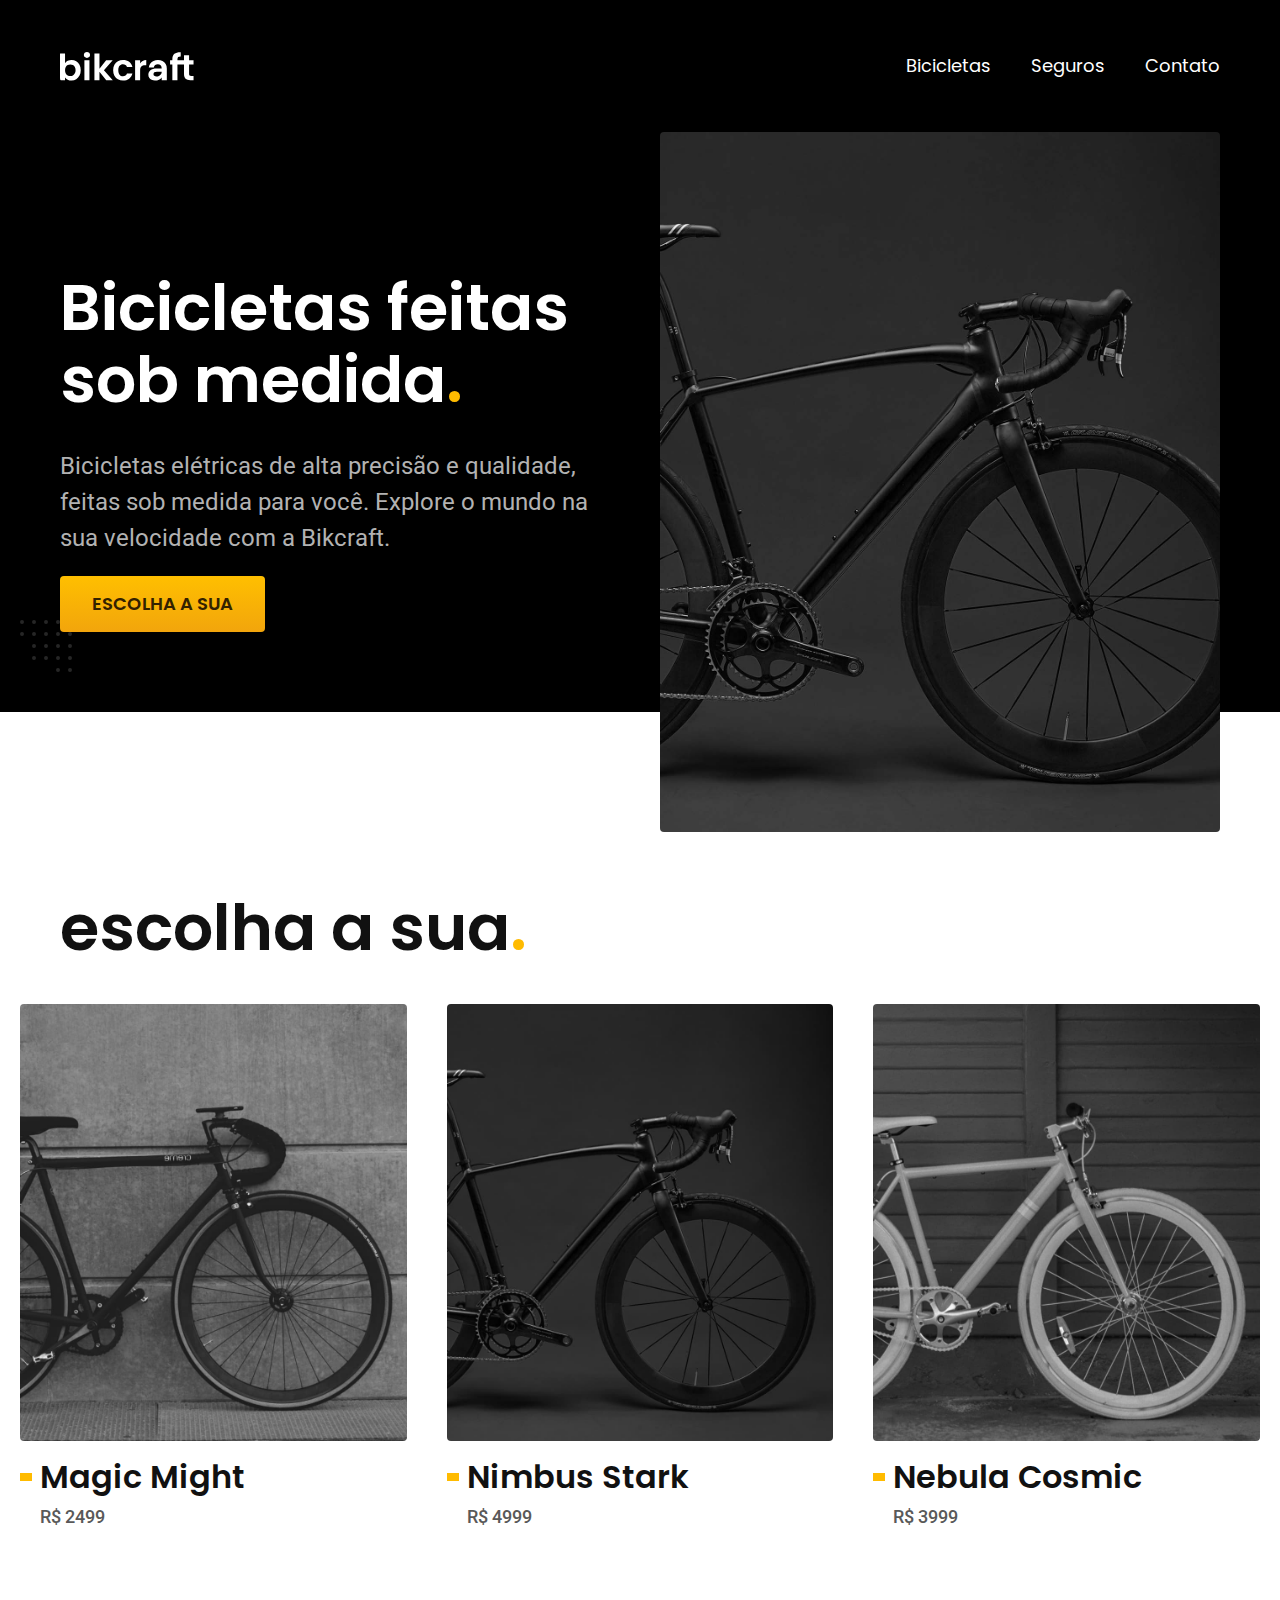
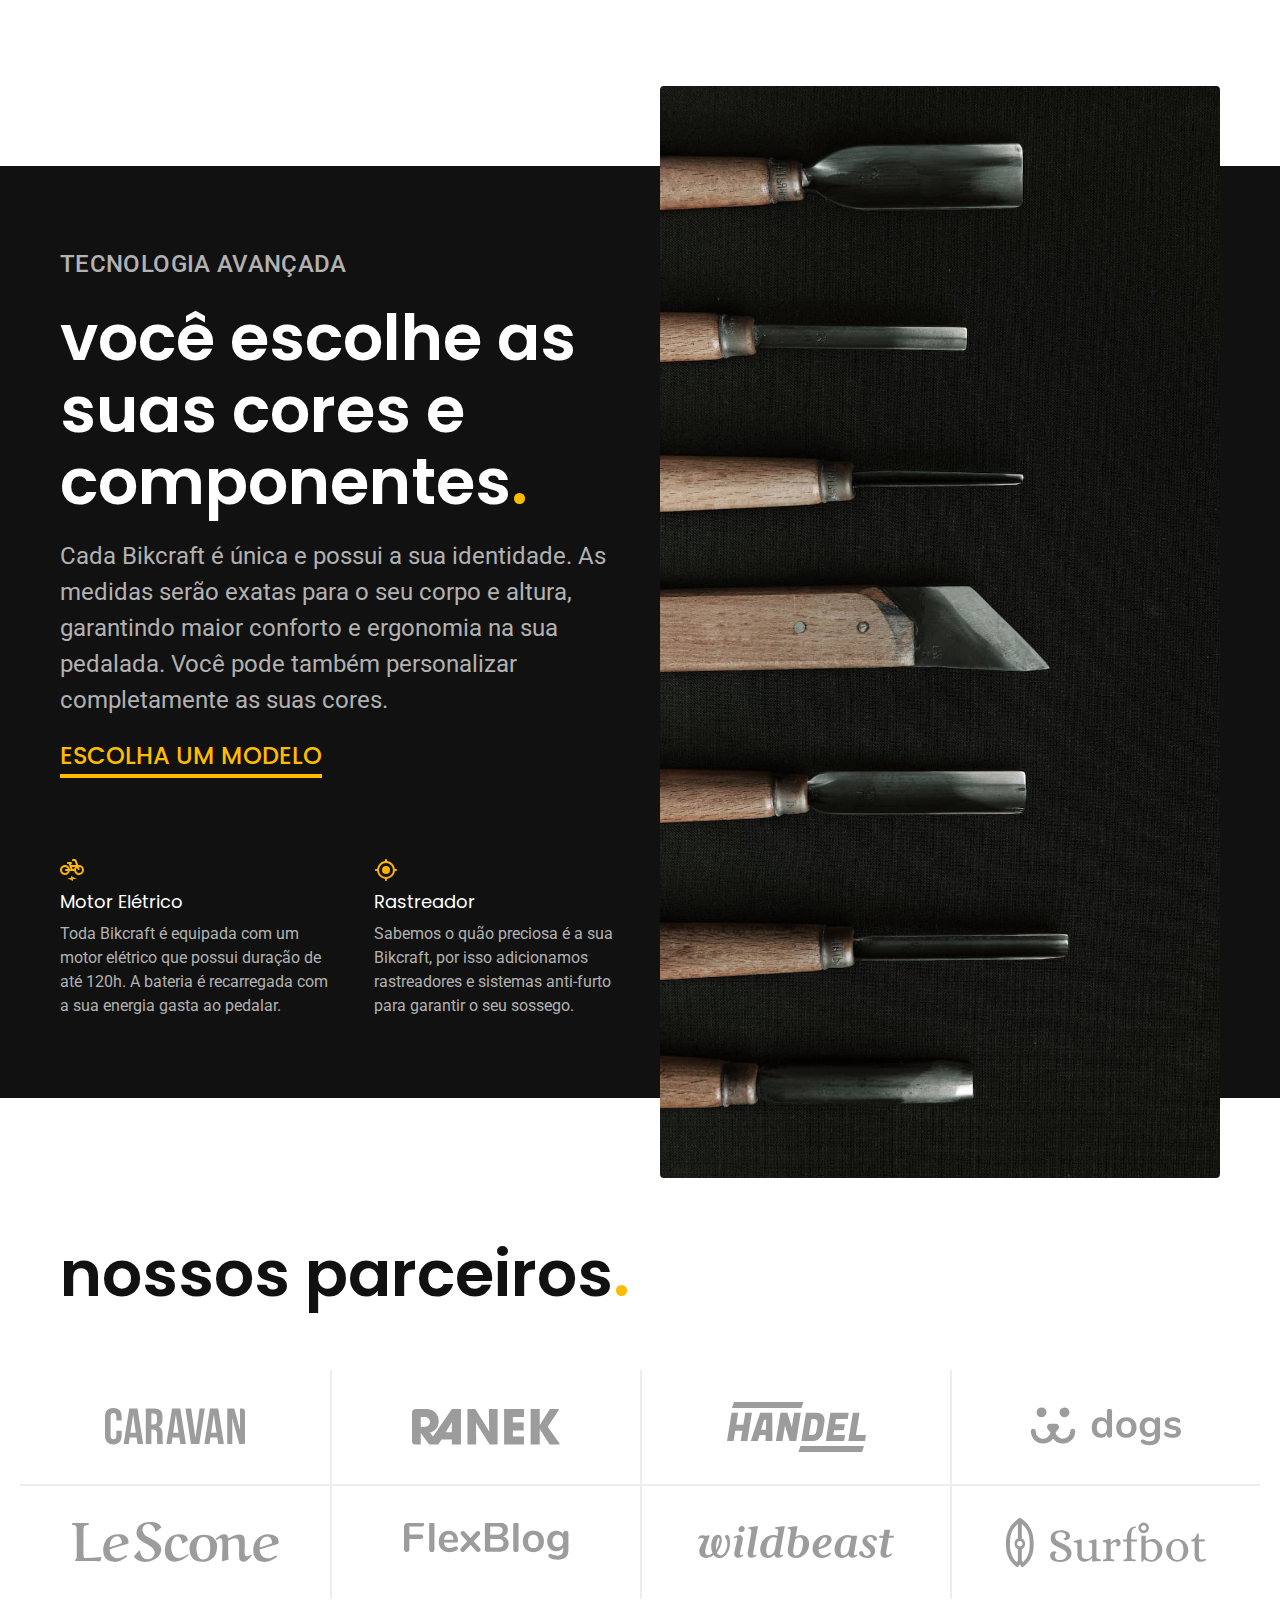
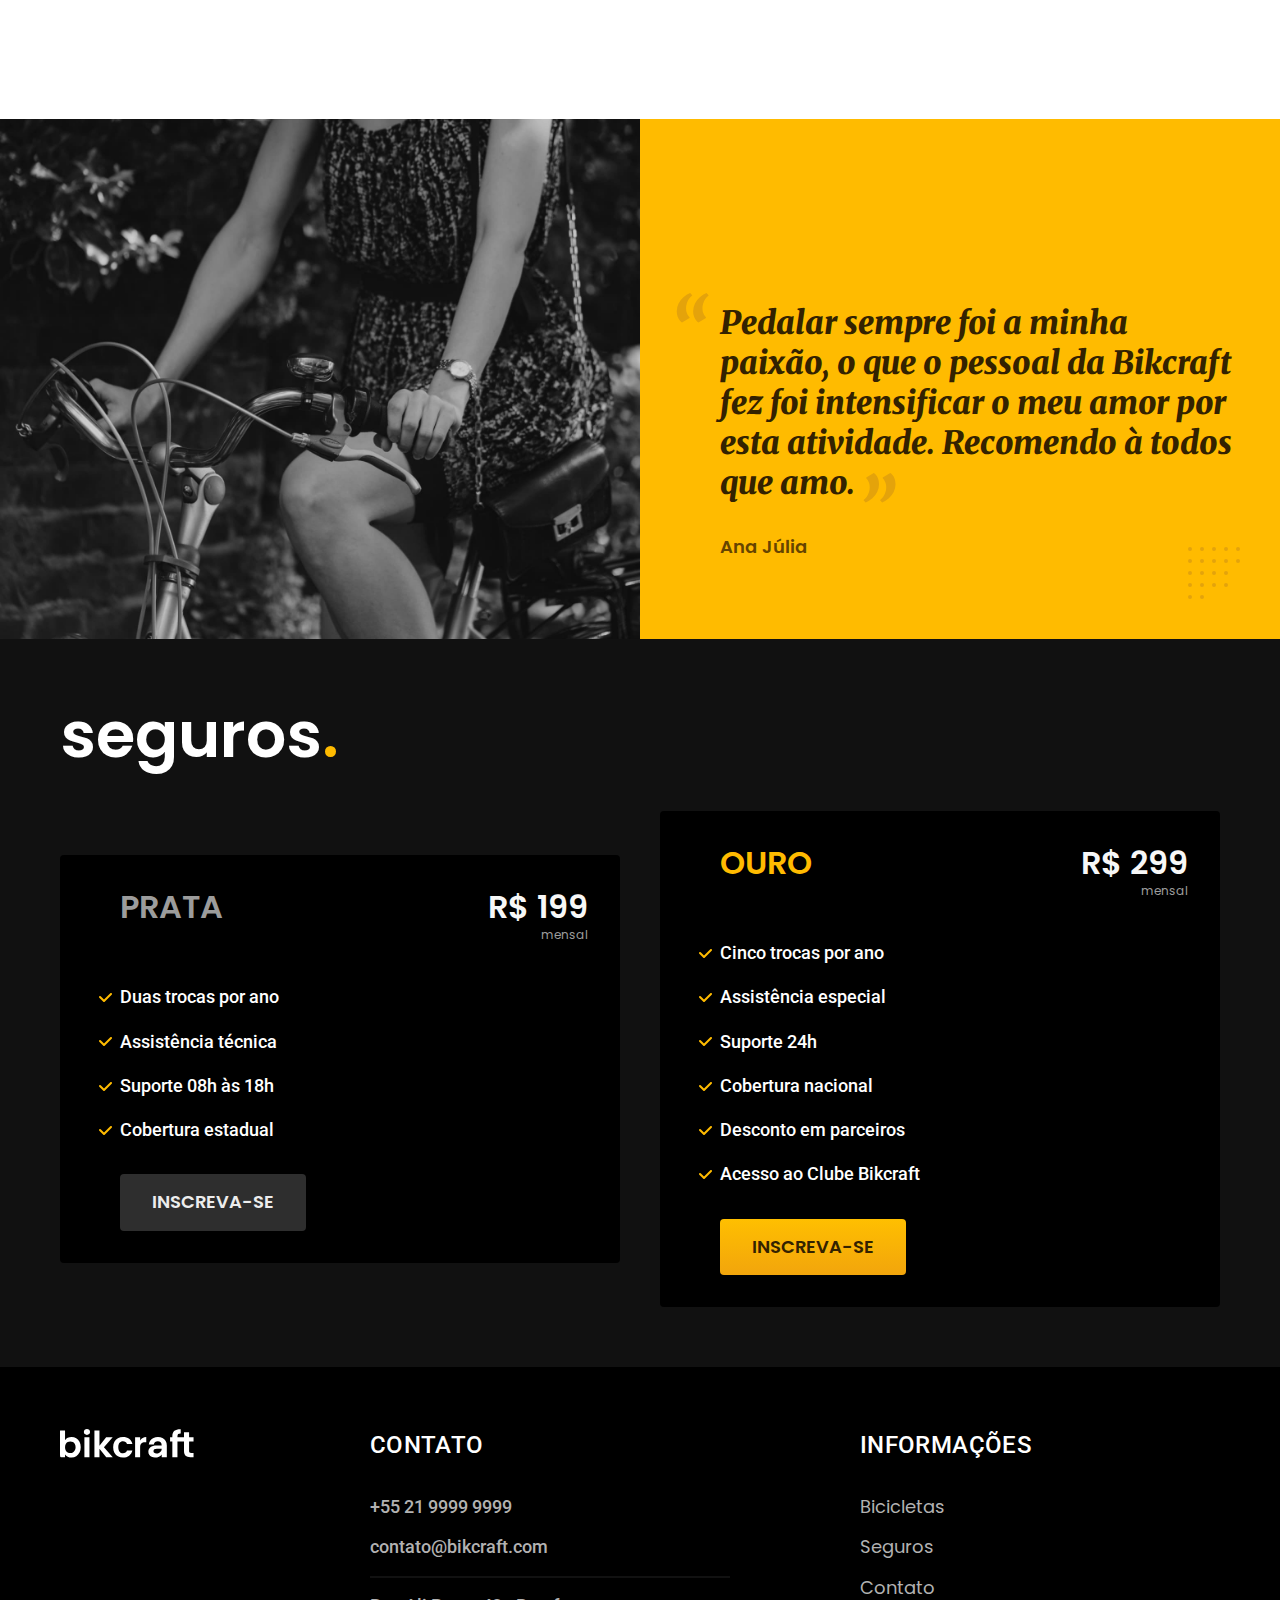
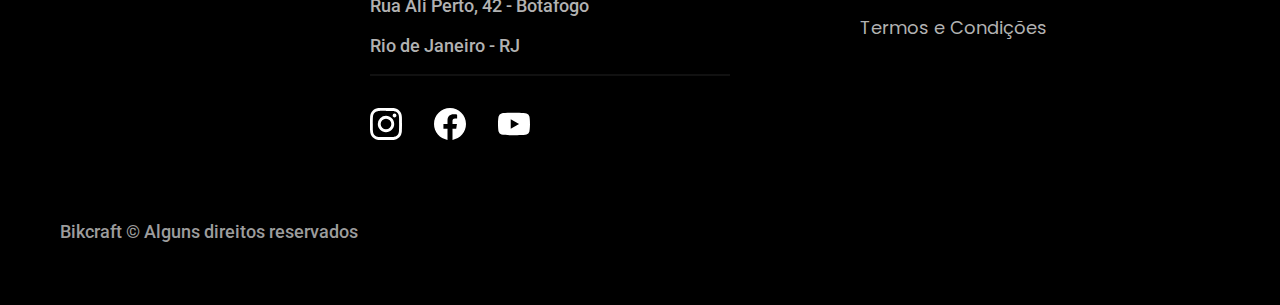
<file: index.html>
<!DOCTYPE html>

<html lang="pt-br">

<head>
  <meta charset="UTF-8">
  <meta name="viewport" content="width=device-width, initial-scale=1.0">
  <title>Bikcraft - Bicicletas Elétricas</title>
  <meta name="description" content="Bicicletas elétricas de alta precisão e qualidade, feitas sob medida para você. Explore o mundo na sua velocidade com a Bikcraft.">

  <link rel="preload" href="./css/style.css" as="style">
  <link rel="stylesheet" href="./css/style.css">

  <link rel="preconnect" href="https://fonts.googleapis.com">
  <link rel="preconnect" href="https://fonts.gstatic.com" crossorigin>
  <link href="https://fonts.googleapis.com/css2?family=Merriweather:ital,wght@1,900&family=Poppins:wght@400;600&family=Roboto:wght@400;500&display=swap" rel="stylesheet">
</head>

<body>
  <header class="header-bg">
    <div class="header container">
      <a href="./">
        <img src="./img/bikcraft.svg" width="136" height="32" alt="Bikcraft">
      </a>

      <nav aria-label="primaria">
        <ul class="header-menu font-1-m cor-0">
          <li><a href="./bicicletas.html">Bicicletas</a></li>
          <li><a href="./Seguros.html">Seguros</a></li>
          <li><a href="./Contato.html">Contato</a></li>
        </ul>
      </nav>
    </div>
  </header>

  <main class="introducao-bg">
    <div class="introducao container">
      <div class="introducao-conteudo">
        <h1 class="font-1-xxl cor-0">Bicicletas feitas sob medida<span class="cor-p1">.</span></h1>
        <p class="font-2-l cor-5">Bicicletas elétricas de alta precisão e qualidade, feitas sob medida para você. Explore o mundo na sua velocidade com a Bikcraft.</p>
        <a class="botao" href="./bicicletas.html">Escolha a sua</a>
      </div>
      <picture>
        <source media="(max-width: 800px)" srcset="./img/bicicletas/nimbus.jpg">
        <img src="./img/fotos/introducao.jpg" width="1280" height="1600" alt="Bicicleta elétrica preta">
      </picture>
    </div>
  </main>

  <article class="bicicletas-lista">
    <h2 class="container font-1-xxl">escolha a sua<span class="cor-p1">.</span></h2>

    <ul>
      <li>
        <a href="./bicicletas/magic.html">
          <img src="./img/bicicletas/magic-home.jpg" width="920" height="1040" alt="Bicicleta preta">
          <h3 class="font-1-xl">Magic Might</h3>
          <span class="font-2-m cor-8">R$ 2499</span>
        </a>
      </li>
      <li>
        <a href="./bicicletas/nimbus.html">
          <img src="./img/bicicletas/nimbus-home.jpg" width="920" height="1040" alt="Bicicleta preta">
          <h3 class="font-1-xl">Nimbus Stark</h3>
          <span class="font-2-m cor-8">R$ 4999</span>
        </a>
      </li>
      <li>
        <a href="./bicicletas/nebula.html">
          <img src="./img/bicicletas/nebula-home.jpg" width="920" height="1040" alt="Bicicleta preta">
          <h3 class="font-1-xl">Nebula Cosmic</h3>
          <span class="font-2-m cor-8">R$ 3999</span>
        </a>
      </li>
    </ul>
  </article>

  <article class="tecnologia-bg">
    <div class="tecnologia container">
      <div class="tecnologia-conteudo">
        <span class="font-2-l-b cor-5">Tecnologia Avançada</span>
        <h2 class="font-1-xxl cor-0">você escolhe as suas cores e componentes<span class="cor-p1">.</span></h2>
        <p class="font-2-l cor-5">Cada Bikcraft é única e possui a sua identidade. As medidas serão exatas para o seu corpo e altura, garantindo maior conforto e ergonomia na sua pedalada. Você pode também personalizar completamente as suas cores.</p>
        <a class="link" href="./bicicletas.html">Escolha um modelo</a>
        <div class="tecnologia-vantagens">
          <div>
            <img src="./img/icones/eletrica.svg" width="24" height="24" alt="">
            <h3 class="font-1-m cor-0">Motor Elétrico</h3>
            <p class="font-2-s cor-5">Toda Bikcraft é equipada com um motor elétrico que possui duração de até 120h. A bateria é recarregada com a sua energia gasta ao pedalar.</p>
          </div>
          <div>
            <img src="./img/icones/rastreador.svg" width="24" height="24" alt="">
            <h3 class="font-1-m cor-0">Rastreador</h3>
            <p class="font-2-s cor-5">Sabemos o quão preciosa é a sua Bikcraft, por isso adicionamos rastreadores e sistemas anti-furto para garantir o seu sossego.</p>
          </div>
        </div>
      </div>

      <div class="tecnologia-imagem">
        <img src="./img/fotos/tecnologia.jpg" width="1200" height="1920" alt="">
      </div>
    </div>
  </article>

  <section class="parceiros" aria-label="Nossos Parceiros">
    <h2 class="container font-1-xxl">nossos parceiros<span class="cor-p1">.</span></h2>
    <ul>
      <li><img src="./img/parceiros/caravan.svg" width="140" height="38" alt="caravan"></li>
      <li><img src="./img/parceiros/ranek.svg" width="149" height="36" alt="ranek"></li>
      <li><img src="./img/parceiros/handel.svg" width="139" height="50" alt="handel"></li>
      <li><img src="./img/parceiros/dogs.svg" width="152" height="39" alt="dogs"></li>
      <li><img src="./img/parceiros/lescone.svg" width="208" height="41" alt="lescone"></li>
      <li><img src="./img/parceiros/flexblog.svg" width="165" height="38" alt="flexblog"></li>
      <li><img src="./img/parceiros/wildbeast.svg" width="196" height="34" alt="wildbeast"></li>
      <li><img src="./img/parceiros/surfbot.svg" width="200" height="49" alt="surfbot"></li>
    </ul>
  </section>

  <section class="depoimento" aria-label="Depoimento">
    <div>
      <img src="./img/fotos/depoimento.jpg" width="1560" height="1360" alt="Pessoa pedalando uma bicicleta Bikcraft">
    </div>
    <div class="depoimento-conteudo">
      <blockquote class="font-1-xl cor-p5">
        <p>Pedalar sempre foi a minha paixão, o que o pessoal da Bikcraft fez foi intensificar o meu amor por esta atividade. Recomendo à todos que amo.</p>
      </blockquote>
      <span class="font-1-m-b cor-p4">Ana Júlia</span>
    </div>
  </section>

  <article class="seguros-bg">
    <div class="seguros container">
      <h2 class="font-1-xxl cor-0">seguros<span class="cor-p1">.</span></h2>
      <div class="seguros-item">
        <h3 class="font-1-xl cor-6">PRATA</h3>
        <span class="font-1-xl cor-1">R$ 199 <span class="font-1-xs cor-6">mensal</span></span>
        <ul class="font-2-m cor-0">
          <li>Duas trocas por ano</li>
          <li> Assistência técnica</li>
          <li>Suporte 08h às 18h</li>
          <li>Cobertura estadual</li>
        </ul>
        <a class="botao secundario" href="./orcamento.html">Inscreva-se</a>
      </div>
      <div class="seguros-item">
        <h3 class="font-1-xl cor-p1">OURO</h3>
        <span class="font-1-xl cor-1">R$ 299 <span class="font-1-xs cor-6">mensal</span></span>
        <ul class="font-2-m cor-0">
          <li>Cinco trocas por ano</li>
          <li>Assistência especial</li>
          <li>Suporte 24h</li>
          <li>Cobertura nacional</li>
          <li>Desconto em parceiros</li>
          <li>Acesso ao Clube Bikcraft</li>
        </ul>
        <a class="botao" href="./orcamento.html">Inscreva-se</a>
      </div>
    </div>
  </article>

  <footer class="footer-bg">
    <div class="footer container">
      <img src="./img/bikcraft.svg" width="136" height="32" alt="Bikcraft">
      <div class="footer-contato">
        <h3 class="font-2-l-b cor-0">Contato</h3>
        <ul class="font-2-m cor-5">
          <li><a href="tel:+552199999999">+55 21 9999 9999</a></li>
          <li><a href="mailto:contato@bikcraft.com">contato@bikcraft.com</a></li>
          <li>Rua Ali Perto, 42 - Botafogo</li>
          <li>Rio de Janeiro - RJ</li>
        </ul>
        <div class="footer-redes">
          <a href="./">
            <img src="./img/redes/instagram.svg" width="32" height="32" alt="Instagram">
          </a>
          <a href="./">
            <img src="./img/redes/facebook.svg" width="32" height="32" alt="Facebook">
          </a>
          <a href="./">
            <img src="./img/redes/youtube.svg" width="32" height="32" alt="Youtube">
          </a>
        </div>
      </div>
      <div class="footer-informacoes">
        <h3 class="font-2-l-b cor-0">Informações</h3>
        <nav>
          <ul class="font-1-m cor-5">
            <li><a href="./bicicletas.html">Bicicletas</a></li>
            <li><a href="./Seguros.html">Seguros</a></li>
            <li><a href="./Contato.html">Contato</a></li>
            <li><a href="./termos.html">Termos e Condições</a></li>

          </ul>
        </nav>
      </div>
      <p class=" footer-copy font-2-m cor-6">Bikcraft © Alguns direitos reservados</p>
    </div>
  </footer>

  <script src="./js/script.js"></script>
</body>

</html>
</file>
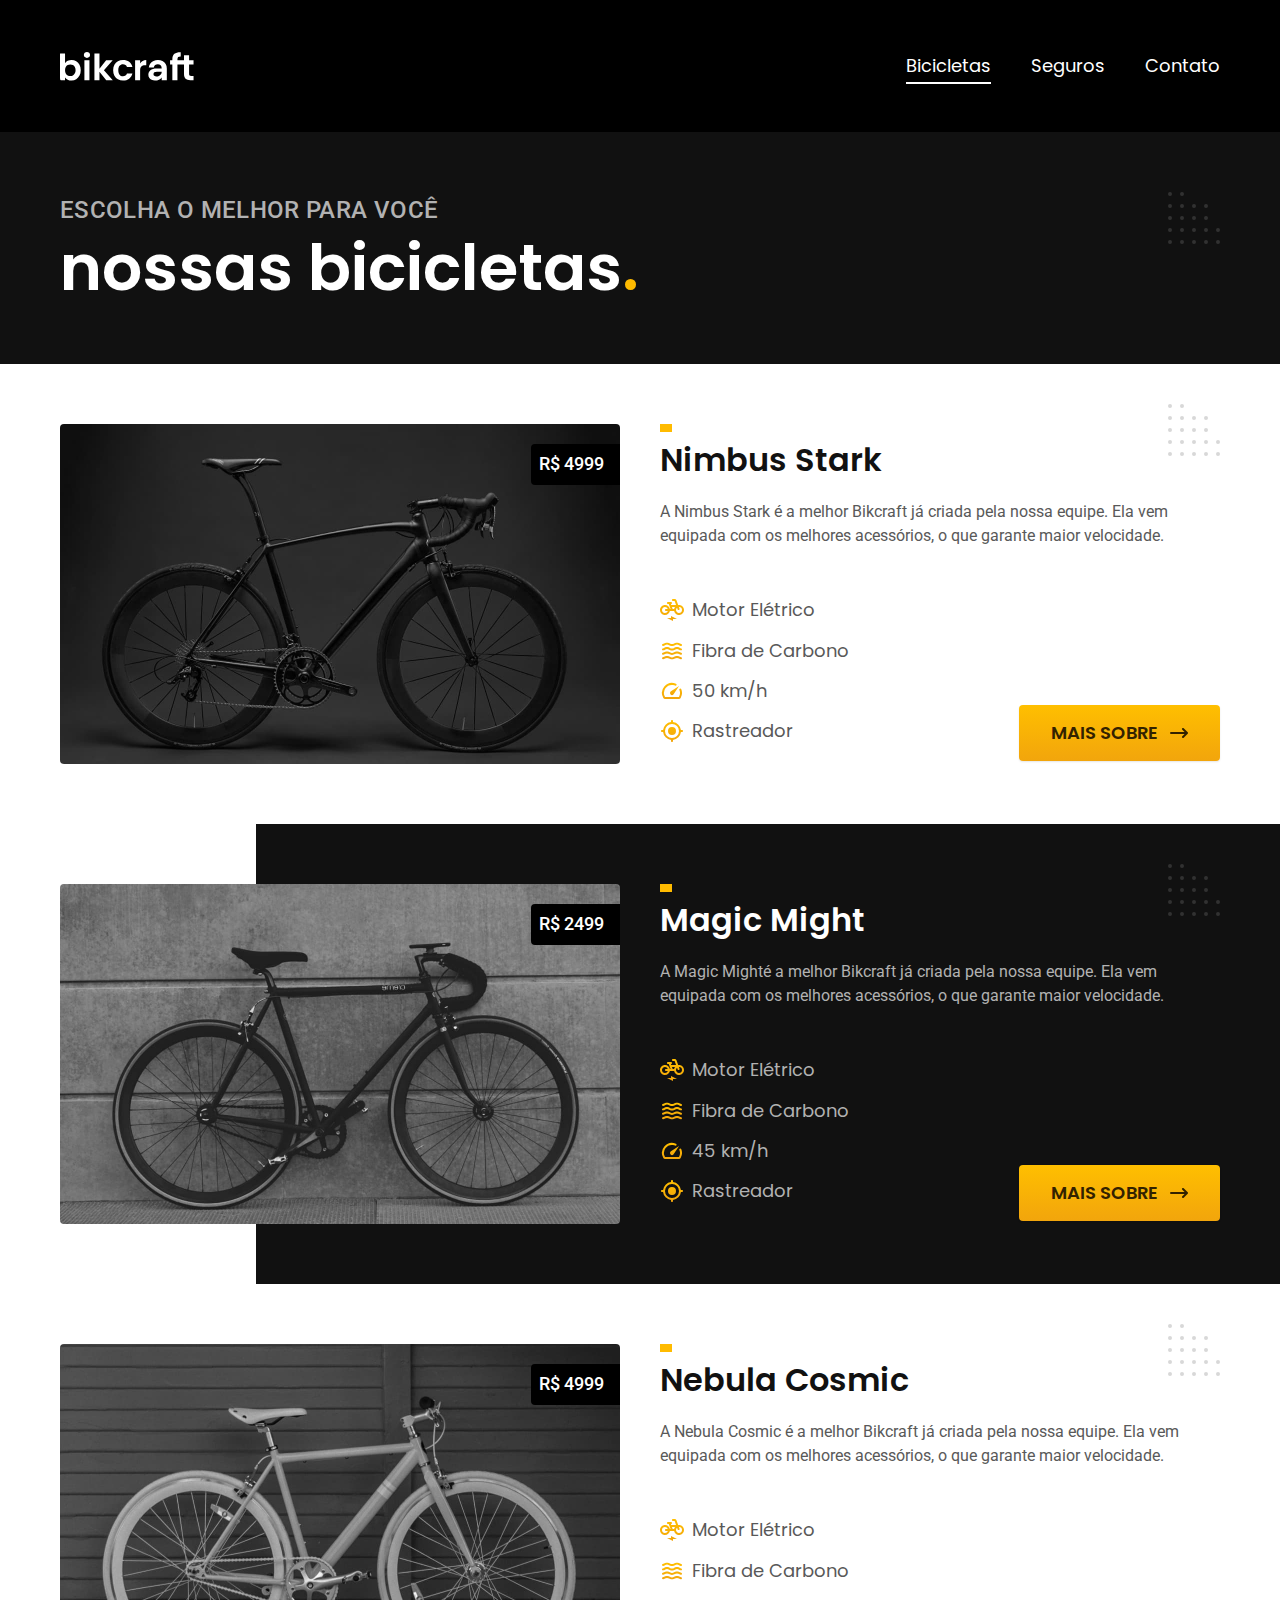
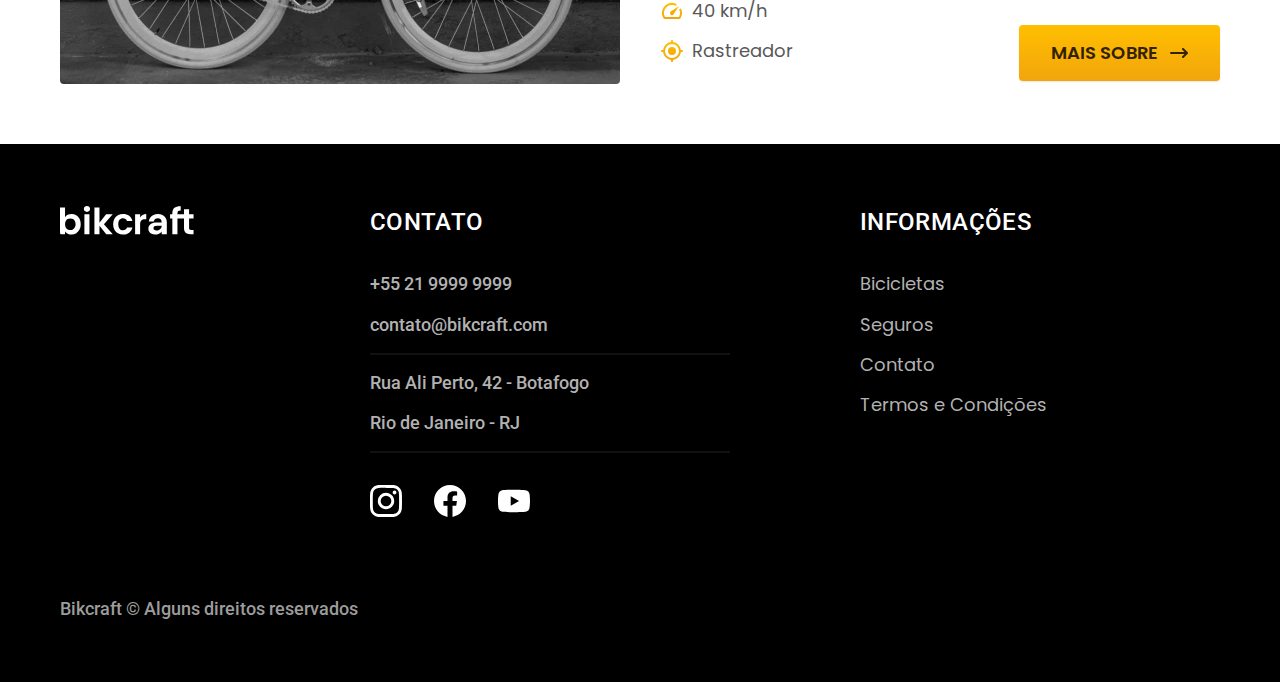
<file: bicicletas.html>
<!DOCTYPE html>

<html lang="pt-br">

<head>
  <meta charset="UTF-8">
  <meta name="viewport" content="width=device-width, initial-scale=1.0">
  <title> Bicicletas | Bikcraft</title>
  <meta name="description" content="Termos e Condições">

  <link rel="preload" href="./css/style.css" as="style">
  <link rel="stylesheet" href="./css/style.css">

  <link rel="preconnect" href="https://fonts.googleapis.com">
  <link rel="preconnect" href="https://fonts.gstatic.com" crossorigin>
  <link href="https://fonts.googleapis.com/css2?family=Merriweather:ital,wght@1,900&family=Poppins:wght@400;600&family=Roboto:wght@400;500&display=swap" rel="stylesheet">
</head>

<body id="bicicletas">
  <header class="header-bg">
    <div class="header container">
      <a href="./">
        <img src="./img/bikcraft.svg" width="136" height="32" alt="Bikcraft">
      </a>

      <nav aria-label="primaria">
        <ul class="header-menu font-1-m cor-0">
          <li><a href="./bicicletas.html">Bicicletas</a></li>
          <li><a href="./Seguros.html">Seguros</a></li>
          <li><a href="./Contato.html">Contato</a></li>
        </ul>
      </nav>
    </div>
  </header>

  <main>
    <div class="titulo-bg">
      <div class="titulo container">
        <p class="font-2-l-b cor-5">Escolha o melhor para você</p>
        <h1 class="font-1-xxl cor-0">nossas bicicletas<span class="cor-p1">.</span></h1>
      </div>
    </div>

    <div class="bicicletas container">
      <div class="bicicletas-imagem">
        <img src="./img/bicicletas/nimbus.jpg" width="1120" height="680" alt="Bicicleta preta">
        <span class="font-2-m cor-0">R$ 4999</span>
      </div>
      <div class="bicicletas-conteudo">
        <h2 class="font-1-xl">Nimbus Stark </h2>
        <p class="font-2-s cor-8">A Nimbus Stark é a melhor Bikcraft já criada pela nossa equipe. Ela vem equipada com os melhores acessórios, o que garante maior velocidade.</p>
        <ul class="font-1-m cor-8">
          <li><img src="./img/icones/eletrica.svg" width="24" height="24" alt="">
            Motor Elétrico
          </li>
          <li><img src="./img/icones/carbono.svg" width="24" height="24" alt="">
            Fibra de Carbono
          </li>
          <li><img src="./img/icones/velocidade.svg" width="24" height="24" alt="">
            50 km/h
          </li>
          <li><img src="./img/icones/rastreador.svg" width="24" height="24" alt="">
            Rastreador
          </li>
        </ul>
        <a class="botao seta" href="./bicicletas/nimbus.html">Mais sobre</a>
      </div>
    </div>
    <div class="bicicletas-bg">
      <div class="bicicletas container">
        <div class="bicicletas-imagem">
          <img src="./img/bicicletas/magic.jpg" width="1120" height="680" alt="Bicicleta preta">
          <span class="font-2-m cor-0">R$ 2499</span>
        </div>
        <div class="bicicletas-conteudo">
          <h2 class="font-1-xl cor-0">Magic Might</h2>
          <p class="font-2-s cor-5">A Magic Mighté a melhor Bikcraft já criada pela nossa equipe. Ela vem equipada com os melhores acessórios, o que garante maior velocidade.</p>
          <ul class="font-1-m cor-5">
            <li><img src="./img/icones/eletrica.svg" width="24" height="24" alt="">
              Motor Elétrico
            </li>
            <li><img src="./img/icones/carbono.svg" width="24" height="24" alt="">
              Fibra de Carbono
            </li>
            <li><img src="./img/icones/velocidade.svg" width="24" height="24" alt="">
              45 km/h
            </li>
            <li><img src="./img/icones/rastreador.svg" width="24" height="24" alt="">
              Rastreador
            </li>
          </ul>
          <a class="botao seta" href="./bicicletas/magic.html">Mais sobre</a>
        </div>
      </div>
    </div>
    <div class="bicicletas container">
      <div class="bicicletas-imagem">
        <img src="./img/bicicletas/nebula.jpg" width="1120" height="680" alt="Bicicleta preta">
        <span class="font-2-m cor-0">R$ 4999</span>
      </div>
      <div class="bicicletas-conteudo">
        <h2 class="font-1-xl">Nebula Cosmic </h2>
        <p class="font-2-s cor-8">A Nebula Cosmic é a melhor Bikcraft já criada pela nossa equipe. Ela vem equipada com os melhores acessórios, o que garante maior velocidade.</p>
        <ul class="font-1-m cor-8">
          <li><img src="./img/icones/eletrica.svg" width="24" height="24" alt="">
            Motor Elétrico
          </li>
          <li><img src="./img/icones/carbono.svg" width="24" height="24" alt="">
            Fibra de Carbono
          </li>
          <li><img src="./img/icones/velocidade.svg" width="24" height="24" alt="">
            40 km/h
          </li>
          <li><img src="./img/icones/rastreador.svg" width="24" height="24" alt="">
            Rastreador
          </li>
        </ul>
        <a class="botao seta" href="./bicicletas/nebula.html">Mais sobre</a>
      </div>
    </div>




  </main>

  <footer class="footer-bg">
    <div class="footer container">
      <img src="./img/bikcraft.svg" width="136" height="32" alt="Bikcraft">
      <div class="footer-contato">
        <h3 class="font-2-l-b cor-0">Contato</h3>
        <ul class="font-2-m cor-5">
          <li><a href="tel:+552199999999">+55 21 9999 9999</a></li>
          <li><a href="mailto:contato@bikcraft.com">contato@bikcraft.com</a></li>
          <li>Rua Ali Perto, 42 - Botafogo</li>
          <li>Rio de Janeiro - RJ</li>
        </ul>
        <div class="footer-redes">
          <a href="./">
            <img src="./img/redes/instagram.svg" width="32" height="32" alt="Instagram">
          </a>
          <a href="./">
            <img src="./img/redes/facebook.svg" width="32" height="32" alt="Facebook">
          </a>
          <a href="./">
            <img src="./img/redes/youtube.svg" width="32" height="32" alt="Youtube">
          </a>
        </div>
      </div>
      <div class="footer-informacoes">
        <h3 class="font-2-l-b cor-0">Informações</h3>
        <nav>
          <ul class="font-1-m cor-5">
            <li><a href="./bicicletas.html">Bicicletas</a></li>
            <li><a href="./Seguros.html">Seguros</a></li>
            <li><a href="./Contato.html">Contato</a></li>
            <li><a href="./termos.html">Termos e Condições</a></li>

          </ul>
        </nav>
      </div>
      <p class=" footer-copy font-2-m cor-6">Bikcraft © Alguns direitos reservados</p>
    </div>
  </footer>

  <script src="./js/script.js"></script>
</body>

</html>
</file>
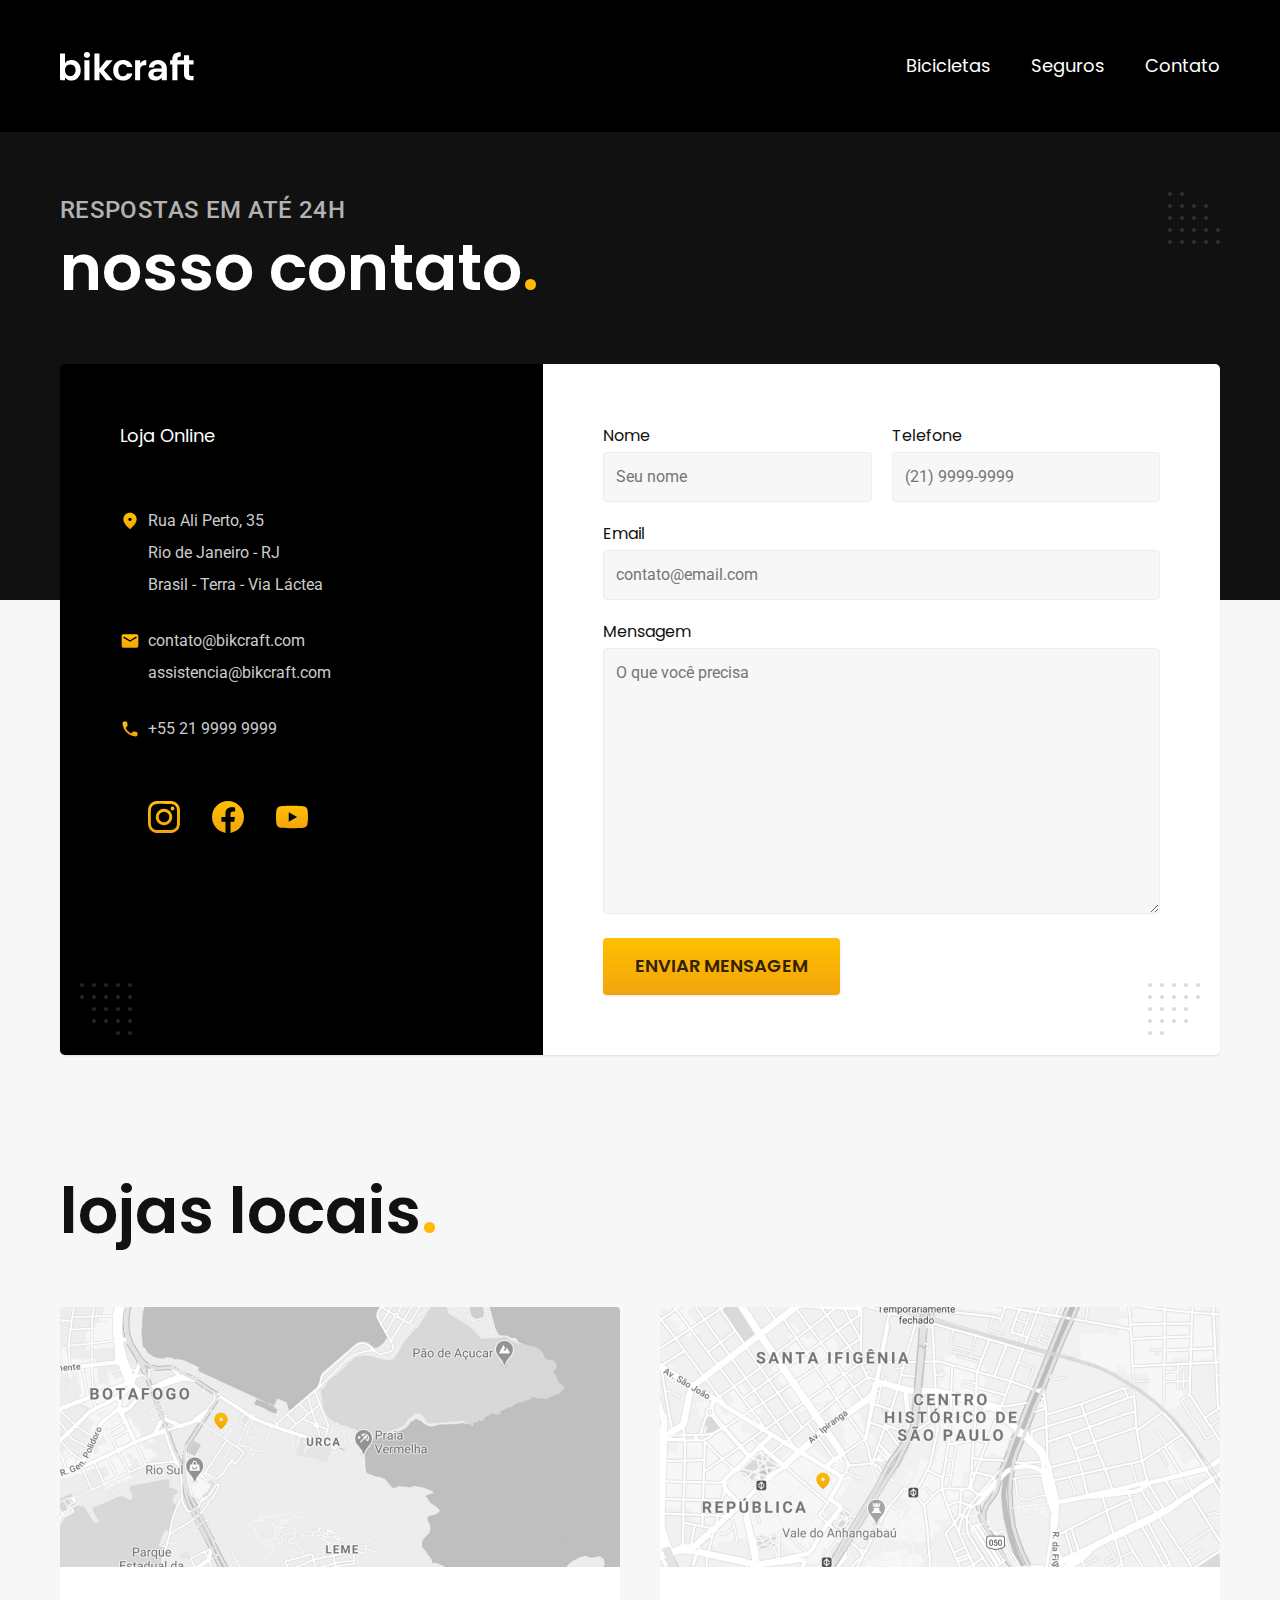
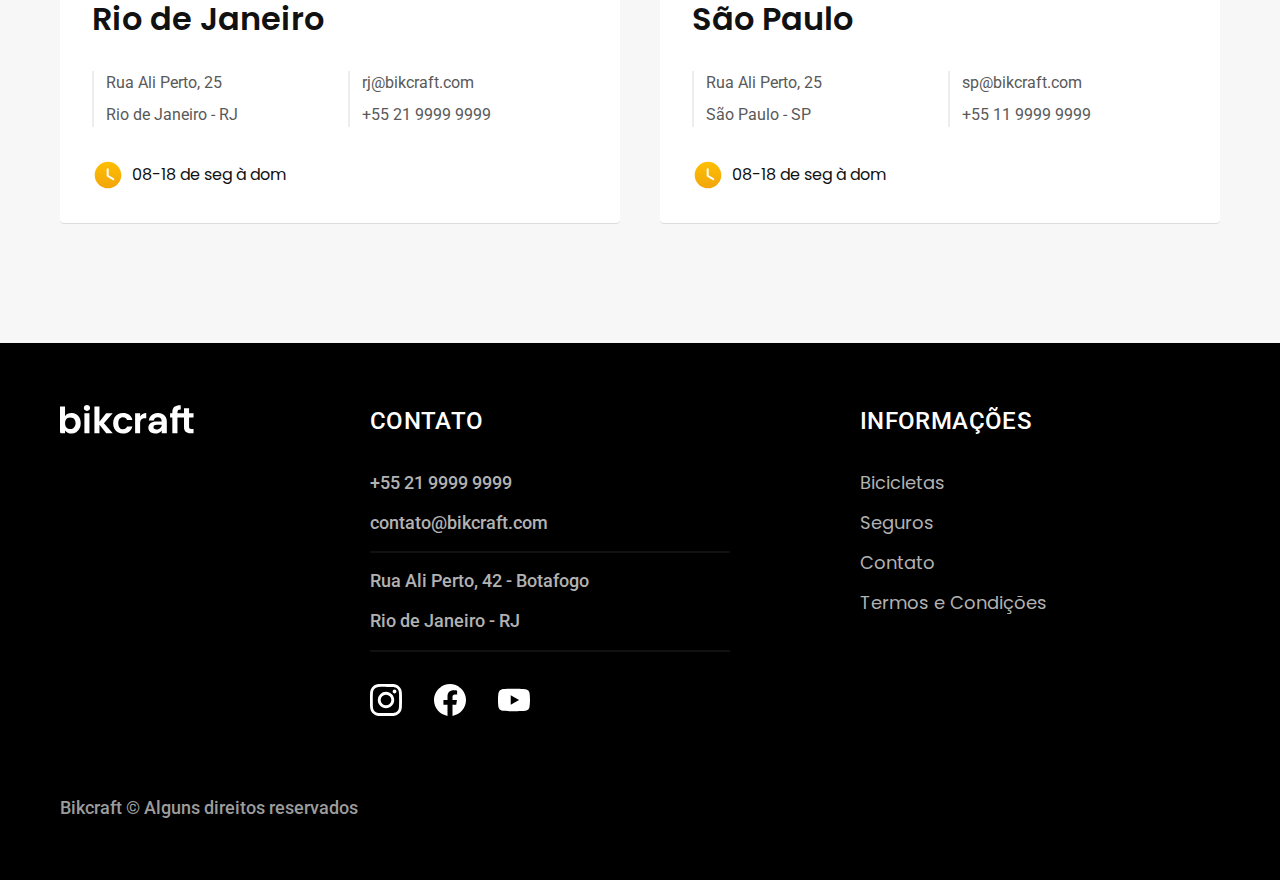
<file: contato.html>
<!DOCTYPE html>

<html lang="pt-br">

<head>
  <meta charset="UTF-8">
  <meta name="viewport" content="width=device-width, initial-scale=1.0">
  <title> Contato | Bikcraft</title>
  <meta name="description" content="Contato">

  <link rel="preload" href="./css/style.css" as="style">
  <link rel="stylesheet" href="./css/style.css">

  <link rel="preconnect" href="https://fonts.googleapis.com">
  <link rel="preconnect" href="https://fonts.gstatic.com" crossorigin>
  <link href="https://fonts.googleapis.com/css2?family=Merriweather:ital,wght@1,900&family=Poppins:wght@400;600&family=Roboto:wght@400;500&display=swap" rel="stylesheet">
</head>

<body id="contato">
  <header class="header-bg">
    <div class="header container">
      <a href="./">
        <img src="./img/bikcraft.svg" width="136" height="32" alt="Bikcraft">
      </a>

      <nav aria-label="primaria">
        <ul class="header-menu font-1-m cor-0">
          <li><a href="./bicicletas.html">Bicicletas</a></li>
          <li><a href="./Seguros.html">Seguros</a></li>
          <li><a href="./Contato.html">Contato</a></li>
        </ul>
      </nav>
    </div>
  </header>

  <main>
    <div class="titulo-bg">
      <div class="titulo container">
        <p class="font-2-l-b cor-5">Respostas em até 24H</p>
        <h1 class="font-1-xxl cor-0">nosso contato<span class="cor-p1">.</span></h1>
      </div>
    </div>

    <div class="contato container">
      <section class="contato-dados" aria-label="Endereço">
        <h2 class="font-1-m cor-0">Loja Online</h2>
        <div class="contato-endereco font-2-s cor-4">
          <p>Rua Ali Perto, 35</p>
          <p>Rio de Janeiro - RJ</p>
          <p>Brasil - Terra - Via Láctea</p>
        </div>
        <address class="contato-meios font-2-s cor-4">
          <a href="mailto:contato@bikcraft.com">contato@bikcraft.com</a>
          <a href="mailto:assistencia@bikcraft.com">assistencia@bikcraft.com</a>
          <a href="tel:+552199999999">+55 21 9999 9999</a>
        </address>
        <div class="contato-redes">
          <a href="./">
            <img src="./img/redes/instagram-p.svg" width="32" height="32" alt="Instagram">
          </a>
          <a href="./">
            <img src="./img/redes/facebook-p.svg" width="32" height="32" alt="Facebook">
          </a>
          <a href="./">
            <img src="./img/redes/youtube-p.svg" width="32" height="32" alt="Youtube">
          </a>
        </div>
      </section>
      <section class="contato-formulario" aria-label="Formulário">
        <form class="form" action="./contato.html">
          <div>
            <label for="nome">Nome</label>
            <input type="text" id="nome" name="nome" placeholder="Seu nome">
          </div>
          <div>
            <label for="telefone">Telefone</label>
            <input type="text" id="nome" name="nome" placeholder="(21) 9999-9999">
          </div>
          <div class="col-2">
            <label for="email">Email</label>
            <input type="email" id="email" name="email" placeholder="contato@email.com">
          </div>
          <div class="col-2">
            <label for="mensagem">Mensagem</label>
            <textarea rows="10" id="mensagem" name="mensagem" placeholder="O que você precisa"></textarea>
          </div>
          <button class="botao col-2">Enviar Mensagem</button>
        </form>
      </section>
    </div>
  </main>

  <article class="lojas container">
    <h2 class="font-1-xxl">lojas locais<span class="cor-p1">.</span></h2>
    <div class="lojas-item">
      <img src="./img/lojas/rj.jpg" width="1120" height="520" alt="mapa marcando o enderço em Rua Ali Perto, 25 - Rio de Janeiro - RJ">
      <div class="lojas-conteudo">
        <h3 class="font-1-xl">Rio de Janeiro</h3>
        <div class="lojas-dados font-2-s cor-8">
          <p>Rua Ali Perto, 25</p>
          <p>Rio de Janeiro - RJ</p>
        </div>
        <div class="lojas-dados font-2-s cor-8">
          <a href="mailto:rj@bikcraft.com">rj@bikcraft.com</a>
          <a href="tel:+552199999999">+55 21 9999 9999</a>
        </div>
        <p class="lojas-tempo font-1-s"><img src="./img/icones/horario.svg" width="32" height="32" alt=""> 08-18 de seg à dom</p>
      </div>
    </div>

    <div class="lojas-item">
      <img src="./img/lojas/sp.jpg" width="1120" height="520" alt="mapa marcando o enderço em Rua Ali Perto, 25 - São Paulo - SP">
      <div class="lojas-conteudo">
        <h3 class="font-1-xl">São Paulo</h3>
        <div class="lojas-dados font-2-s cor-8">
          <p>Rua Ali Perto, 25</p>
          <p>São Paulo - SP</p>
        </div>
        <div class="lojas-dados font-2-s cor-8">
          <a href="mailto:sp@bikcraft.com">sp@bikcraft.com</a>
          <a href="tel:+551199999999">+55 11 9999 9999</a>
        </div>
        <p class="lojas-tempo font-1-s"><img src="./img/icones/horario.svg" width="32" height="32" alt=""> 08-18 de seg à dom</p>
      </div>
    </div>
  </article>

  <footer class="footer-bg">
    <div class="footer container">
      <img src="./img/bikcraft.svg" width="136" height="32" alt="Bikcraft">
      <div class="footer-contato">
        <h3 class="font-2-l-b cor-0">Contato</h3>
        <ul class="font-2-m cor-5">
          <li><a href="tel:+552199999999">+55 21 9999 9999</a></li>
          <li><a href="mailto:contato@bikcraft.com">contato@bikcraft.com</a></li>
          <li>Rua Ali Perto, 42 - Botafogo</li>
          <li>Rio de Janeiro - RJ</li>
        </ul>
        <div class="footer-redes">
          <a href="./">
            <img src="./img/redes/instagram.svg" width="32" height="32" alt="Instagram">
          </a>
          <a href="./">
            <img src="./img/redes/facebook.svg" width="32" height="32" alt="Facebook">
          </a>
          <a href="./">
            <img src="./img/redes/youtube.svg" width="32" height="32" alt="Youtube">
          </a>
        </div>
      </div>
      <div class="footer-informacoes">
        <h3 class="font-2-l-b cor-0">Informações</h3>
        <nav>
          <ul class="font-1-m cor-5">
            <li><a href="./bicicletas.html">Bicicletas</a></li>
            <li><a href="./Seguros.html">Seguros</a></li>
            <li><a href="./Contato.html">Contato</a></li>
            <li><a href="./termos.html">Termos e Condições</a></li>

          </ul>
        </nav>
      </div>
      <p class=" footer-copy font-2-m cor-6">Bikcraft © Alguns direitos reservados</p>
    </div>
  </footer>

  <script src="./js/script.js"></script>
</body>

</html>
</file>
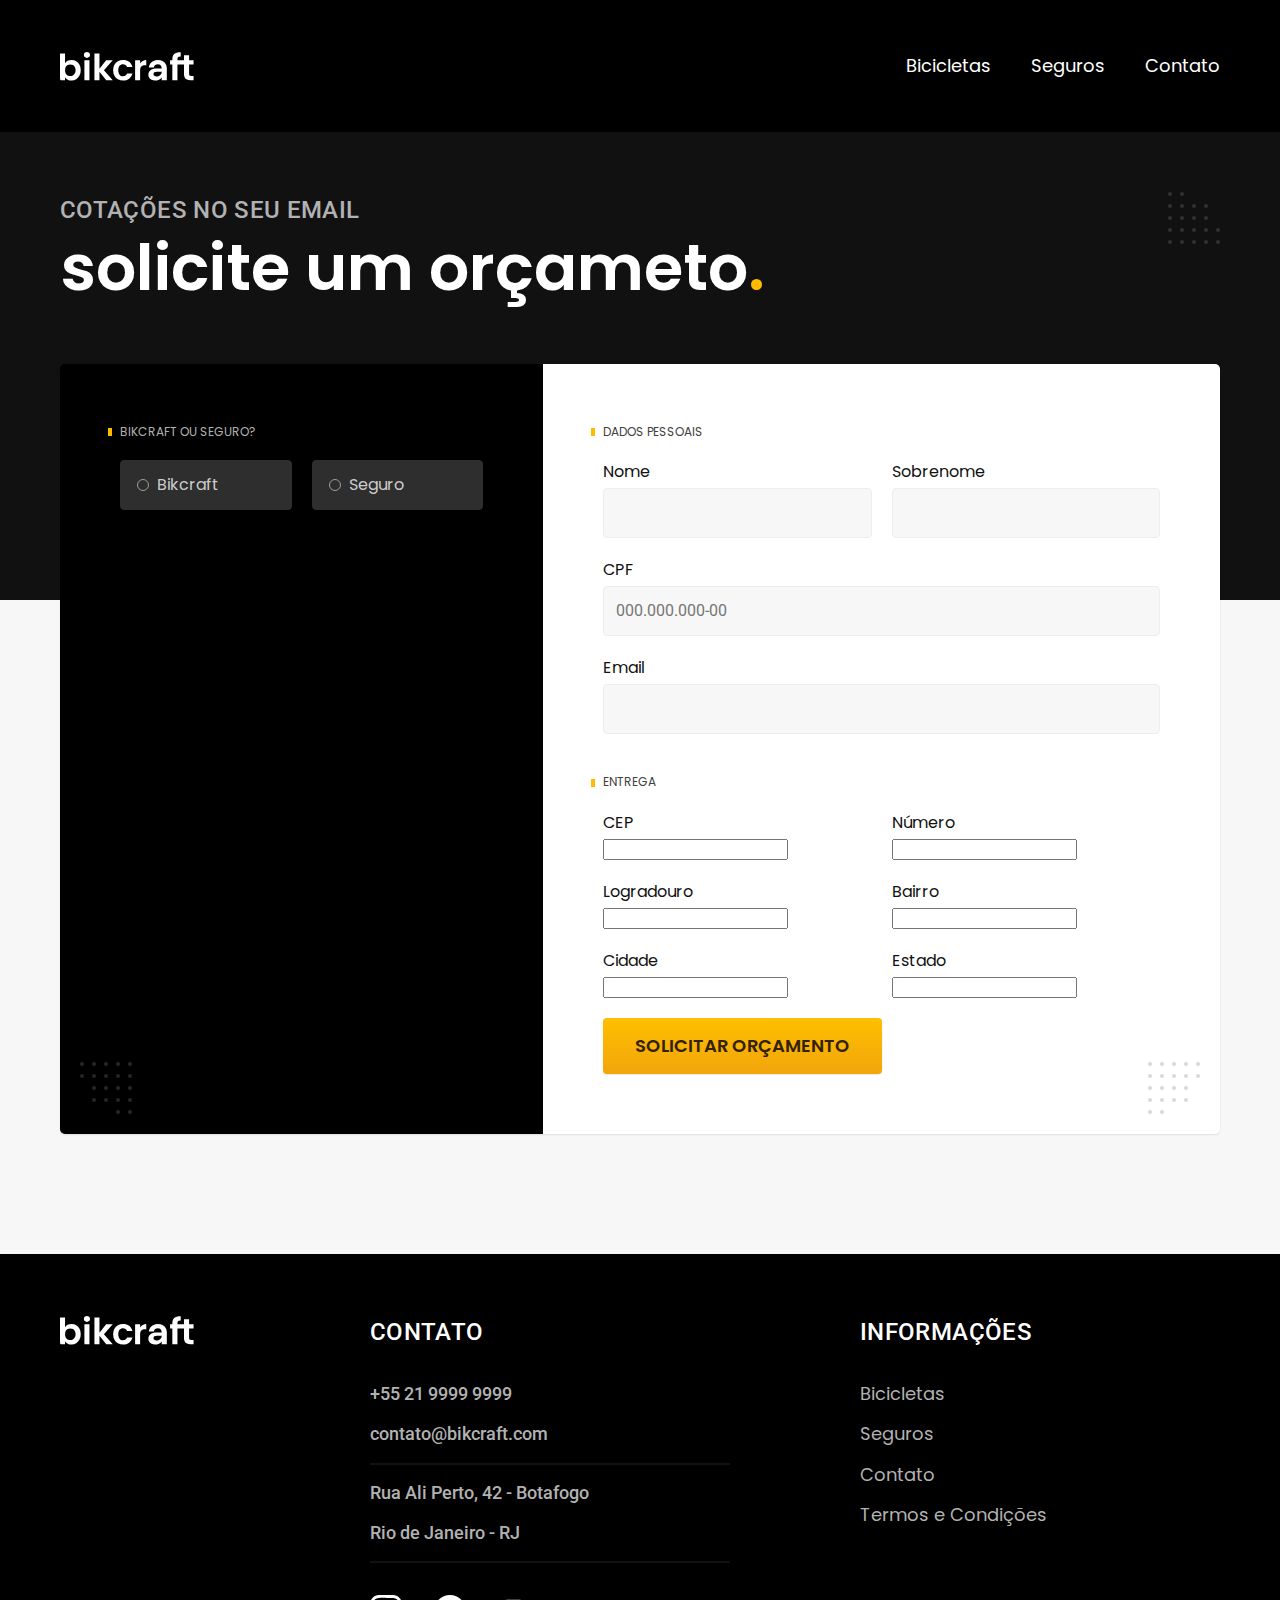
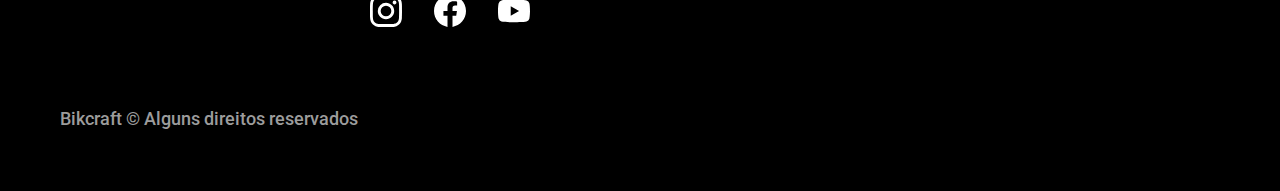
<file: orcamento.html>
<!DOCTYPE html>

<html lang="pt-br">

<head>
  <meta charset="UTF-8">
  <meta name="viewport" content="width=device-width, initial-scale=1.0">
  <title> Orçamento | Bikcraft</title>
  <meta name="description" content="Orçamento">

  <link rel="preload" href="./css/style.css" as="style">
  <link rel="stylesheet" href="./css/style.css">

  <link rel="preconnect" href="https://fonts.googleapis.com">
  <link rel="preconnect" href="https://fonts.gstatic.com" crossorigin>
  <link href="https://fonts.googleapis.com/css2?family=Merriweather:ital,wght@1,900&family=Poppins:wght@400;600&family=Roboto:wght@400;500&display=swap" rel="stylesheet">
</head>

<body id="orcamento">
  <header class="header-bg">
    <div class="header container">
      <a href="./">
        <img src="./img/bikcraft.svg" width="136" height="32" alt="Bikcraft">
      </a>

      <nav aria-label="primaria">
        <ul class="header-menu font-1-m cor-0">
          <li><a href="./bicicletas.html">Bicicletas</a></li>
          <li><a href="./Seguros.html">Seguros</a></li>
          <li><a href="./Contato.html">Contato</a></li>
        </ul>
      </nav>
    </div>
  </header>

  <main>
    <div class="titulo-bg">
      <div class="titulo container">
        <p class="font-2-l-b cor-5">Cotações no seu email</p>
        <h1 class="font-1-xxl cor-0">solicite um orçameto<span class="cor-p1">.</span></h1>
      </div>
    </div>

    <form class="orcamento container" action="./">
      <div class="orcamento-produto">
        <h2 class="font-1-xs cor-5">Bikcraft ou Seguro?</h2>

        <input type="radio" name="tipo" value="bikcraft" id="bikcraft">
        <label for="bikcraft">Bikcraft</label>

        <input type="radio" name="tipo" value="seguro" id="seguro">
        <label for="seguro">Seguro</label>

        <div class="orcamento-conteudo" id="orcamento-bikcraft">
          <h2 class="font-1-xs cor-5">Escolha a sua</h2>

          <input type="radio" name="produto" value="nimbus" id="nimbus">
          <label for="nimbus">Nimbus Stark <span>R$ 4999</span></label>
          <div class="orcamento-detalhes">
            <ul class="font-1-xs cor-8">
              <li><img src="./img/icones/eletrica.svg" width="32" height="32" alt="">Motor Elétrico</li>
              <li><img src="./img/icones/carbono.svg" width="32" height="32" alt="">Fibra de Carbono</li>
              <li><img src="./img/icones/velocidade.svg" width="32" height="32" alt="">50 km/h</li>
              <li><img src="./img/icones/rastreador.svg" width="32" height="32" alt="">Rastrador</li>
            </ul>
            <img src="./img/bicicletas/nimbus.jpg" width="1120" height="680" alt="Bicicleta preta">
          </div>

          <input type="radio" name="produto" value="magic" id="magic">
          <label for="magic">Magic Might <span>R$ 3499</span></label>
          <div class="orcamento-detalhes">
            <ul class="font-1-xs cor-8">
              <li><img src="./img/icones/eletrica.svg" width="32" height="32" alt="">Motor Elétrico</li>
              <li><img src="./img/icones/carbono.svg" width="32" height="32" alt="">Fibra de Carbono</li>
              <li><img src="./img/icones/velocidade.svg" width="32" height="32" alt="">45 km/h</li>
              <li><img src="./img/icones/rastreador.svg" width="32" height="32" alt="">Rastrador</li>
            </ul>
            <img src="./img/bicicletas/magic.jpg" width="1120" height="680" alt="Bicicleta preta">
          </div>

          <input type="radio" name="produto" value="nebula" id="nebula">
          <label for="nebula">Nebula Cosmic <span>R$ 3999</span></label>
          <div class="orcamento-detalhes">
            <ul class="font-1-xs cor-8">
              <li><img src="./img/icones/eletrica.svg" width="32" height="32" alt="">Motor Elétrico</li>
              <li><img src="./img/icones/carbono.svg" width="32" height="32" alt="">Fibra de Carbono</li>
              <li><img src="./img/icones/velocidade.svg" width="32" height="32" alt="">40 km/h</li>
              <li><img src="./img/icones/rastreador.svg" width="32" height="32" alt="">Rastrador</li>
            </ul>
            <img src="./img/bicicletas/nebula.jpg" width="1120" height="680" alt="Bicicleta branca">
          </div>
        </div>

        <div class="orcamento-conteudo" id="orcamento-seguro">
          <h2 class="font-1-xs cor-5">Escolha o plano</h2>

          <input type="radio" name="produto" value="prata" id="prata">
          <label for="prata">Prata <span>R$ 199</span></label>

          <input type="radio" name="produto" value="ouro" id="ouro">
          <label for="ouro">Ouro <span>R$ 299</span></label>

        </div>

      </div>

      <div class="orcamento-dados form">
        <h2 class="font-1-xs cor-9 col-2">dados pessoais</h2>
        <form class="form" action="./contato.html">
          <div>
            <label for="nome">Nome</label>
            <input type="text" id="nome" name="nome">
          </div>
          <div>
            <label for="sobrenome">Sobrenome</label>
            <input type="text" id="sobrenome" name="sobrenome">
          </div>
          <div class="col-2">
            <label for="CPF">CPF</label>
            <input type="text" id="CPF" name="CPF" placeholder="000.000.000-00">
          </div>
          <div class="col-2">
            <label for="email">Email</label>
            <input type="email" id="email" name="email">
          </div>
          <h2 class="font-1-xs cor-9 col-2">entrega</h2>
          <div>
            <label for="cep">CEP</label>
            <input type="tex" id="cep" name="cep">
          </div>
          <div>
            <label for="numero">Número</label>
            <input type="tex" id="numero" name="numero">
          </div>
          <div>
            <label for="logradouro">Logradouro</label>
            <input type="tex" id="logradouro" name="logradouro">
          </div>
          <div>
            <label for="bairro">Bairro</label>
            <input type="tex" id="bairro" name="bairro">
          </div>
          <div>
            <label for="cidade">Cidade</label>
            <input type="tex" id="cidade" name="cidade">
          </div>
          <div>
            <label for="estado">Estado</label>
            <input type="tex" id="numero" name="numero">
          </div>
          <button class="botao col-2">Solicitar Orçamento</button>
      </div>

    </form>

  </main>

  <footer class="footer-bg">
    <div class="footer container">
      <img src="./img/bikcraft.svg" width="136" height="32" alt="Bikcraft">
      <div class="footer-contato">
        <h3 class="font-2-l-b cor-0">Contato</h3>
        <ul class="font-2-m cor-5">
          <li><a href="tel:+552199999999">+55 21 9999 9999</a></li>
          <li><a href="mailto:contato@bikcraft.com">contato@bikcraft.com</a></li>
          <li>Rua Ali Perto, 42 - Botafogo</li>
          <li>Rio de Janeiro - RJ</li>
        </ul>
        <div class="footer-redes">
          <a href="./">
            <img src="./img/redes/instagram.svg" width="32" height="32" alt="Instagram">
          </a>
          <a href="./">
            <img src="./img/redes/facebook.svg" width="32" height="32" alt="Facebook">
          </a>
          <a href="./">
            <img src="./img/redes/youtube.svg" width="32" height="32" alt="Youtube">
          </a>
        </div>
      </div>
      <div class="footer-informacoes">
        <h3 class="font-2-l-b cor-0">Informações</h3>
        <nav>
          <ul class="font-1-m cor-5">
            <li><a href="./bicicletas.html">Bicicletas</a></li>
            <li><a href="./Seguros.html">Seguros</a></li>
            <li><a href="./Contato.html">Contato</a></li>
            <li><a href="./termos.html">Termos e Condições</a></li>

          </ul>
        </nav>
      </div>
      <p class=" footer-copy font-2-m cor-6">Bikcraft © Alguns direitos reservados</p>
    </div>
  </footer>

  <script src="./js/script.js"></script>
</body>

</html>
</file>
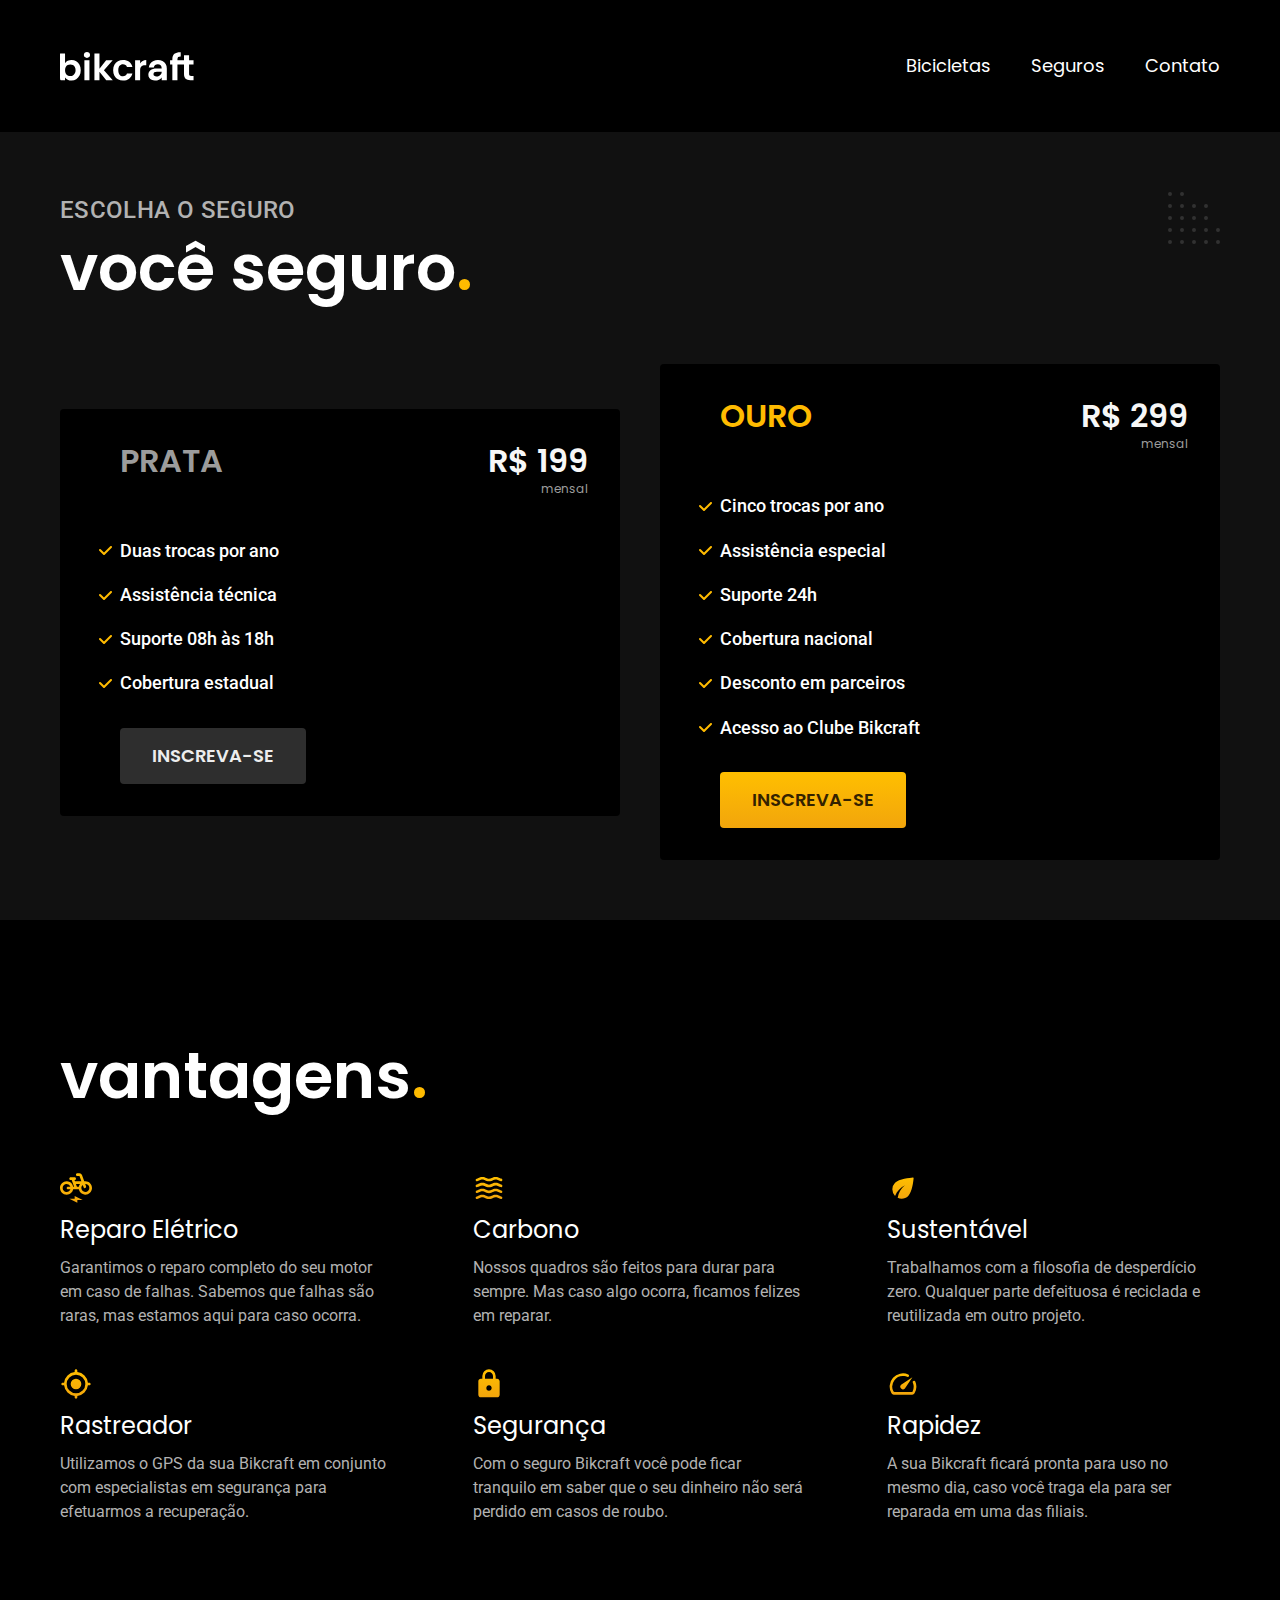
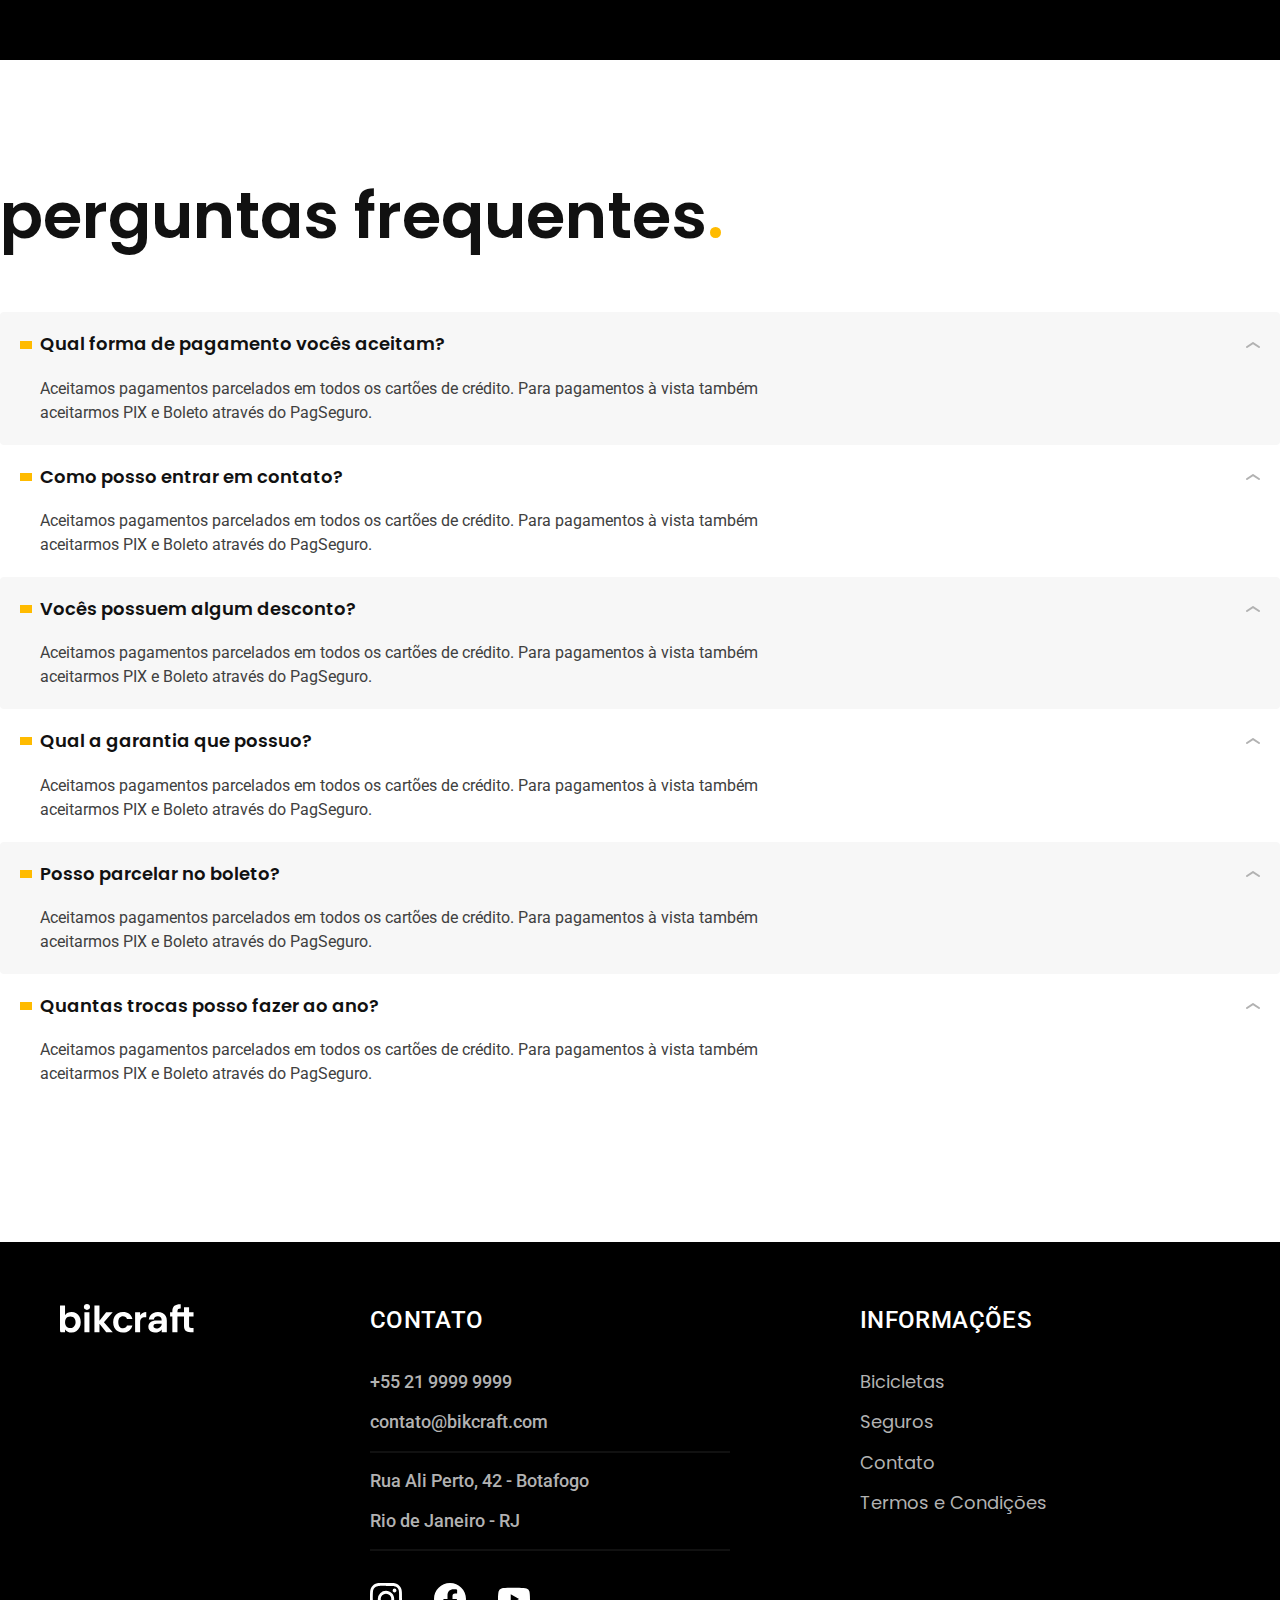
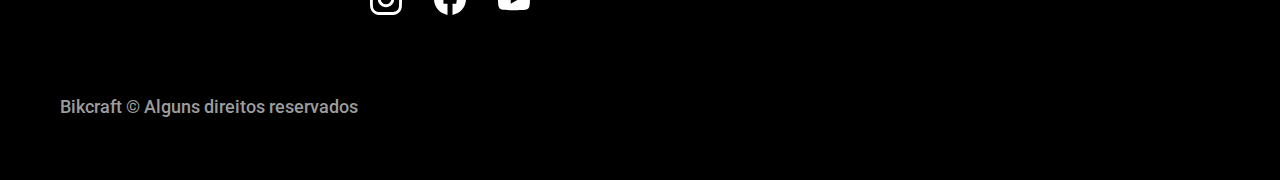
<file: seguros.html>
<!DOCTYPE html>

<html lang="pt-br">

<head>
  <meta charset="UTF-8">
  <meta name="viewport" content="width=device-width, initial-scale=1.0">
  <title> Seguros | Bikcraft</title>
  <meta name="description" content="Termos e Condições">

  <link rel="preload" href="./css/style.css" as="style">
  <link rel="stylesheet" href="./css/style.css">

  <link rel="preconnect" href="https://fonts.googleapis.com">
  <link rel="preconnect" href="https://fonts.gstatic.com" crossorigin>
  <link href="https://fonts.googleapis.com/css2?family=Merriweather:ital,wght@1,900&family=Poppins:wght@400;600&family=Roboto:wght@400;500&display=swap" rel="stylesheet">
</head>

<body id="seguros">
  <header class="header-bg">
    <div class="header container">
      <a href="./">
        <img src="./img/bikcraft.svg" width="136" height="32" alt="Bikcraft">
      </a>

      <nav aria-label="primaria">
        <ul class="header-menu font-1-m cor-0">
          <li><a href="./bicicletas.html">Bicicletas</a></li>
          <li><a href="./Seguros.html">Seguros</a></li>
          <li><a href="./Contato.html">Contato</a></li>
        </ul>
      </nav>
    </div>
  </header>

  <main class="seguros-bg">
    <div class="titulo-bg">
      <div class="titulo container">
        <p class="font-2-l-b cor-5">Escolha o seguro</p>
        <h1 class="font-1-xxl cor-0">você seguro<span class="cor-p1">.</span></h1>
      </div>
    </div>

    <div class="seguros container">
      <div class="seguros-item">
        <h3 class="font-1-xl cor-6">PRATA</h3>
        <span class="font-1-xl cor-1">R$ 199 <span class="font-1-xs cor-6">mensal</span></span>
        <ul class="font-2-m cor-0">
          <li>Duas trocas por ano</li>
          <li> Assistência técnica</li>
          <li>Suporte 08h às 18h</li>
          <li>Cobertura estadual</li>
        </ul>
        <a class="botao secundario" href="./orcamento.html">Inscreva-se</a>
      </div>
      <div class="seguros-item">
        <h3 class="font-1-xl cor-p1">OURO</h3>
        <span class="font-1-xl cor-1">R$ 299 <span class="font-1-xs cor-6">mensal</span></span>
        <ul class="font-2-m cor-0">
          <li>Cinco trocas por ano</li>
          <li>Assistência especial</li>
          <li>Suporte 24h</li>
          <li>Cobertura nacional</li>
          <li>Desconto em parceiros</li>
          <li>Acesso ao Clube Bikcraft</li>
        </ul>
        <a class="botao" href="./orcamento.html">Inscreva-se</a>
      </div>
    </div>
  </main>

  <article class="vantagens-bg">
    <div class="vantagens container">
      <h2 class="font-1-xxl cor-0">vantagens<span class="cor-p1">.</span></h2>
      <ul>
        <li>
          <img src="./img/icones/eletrica.svg" width="32" height="32" alt="">
          <h3 class="font-1-l cor-0">Reparo Elétrico</h3>
          <p class="font-2-s cor-5">Garantimos o reparo completo do seu motor em caso de falhas. Sabemos que falhas são raras, mas estamos aqui para caso ocorra.</p>
        </li>
        <li>
          <img src="./img/icones/carbono.svg" width="32" height="32" alt="">
          <h3 class="font-1-l cor-0">Carbono</h3>
          <p class="font-2-s cor-5">Nossos quadros são feitos para durar para sempre. Mas caso algo ocorra, ficamos felizes em reparar.</p>
        </li>
        <li>
          <img src="./img/icones/sustentavel.svg" width="32" height="32" alt="">
          <h3 class="font-1-l cor-0">Sustentável</h3>
          <p class="font-2-s cor-5">Trabalhamos com a filosofia de desperdício zero. Qualquer parte defeituosa é reciclada e reutilizada em outro projeto.</p>
        </li>
        <li>
          <img src="./img/icones/rastreador.svg" width="32" height="32" alt="">
          <h3 class="font-1-l cor-0">Rastreador</h3>
          <p class="font-2-s cor-5">Utilizamos o GPS da sua Bikcraft em conjunto com especialistas em segurança para efetuarmos a recuperação.</p>
        </li>
        <li>
          <img src="./img/icones/seguro.svg" width="32" height="32" alt="">
          <h3 class="font-1-l cor-0">Segurança</h3>
          <p class="font-2-s cor-5">Com o seguro Bikcraft você pode ficar tranquilo em saber que o seu dinheiro não será perdido em casos de roubo.</p>
        </li>
        <li>
          <img src="./img/icones/velocidade.svg" width="32" height="32" alt="">
          <h3 class="font-1-l cor-0">Rapidez</h3>
          <p class="font-2-s cor-5">A sua Bikcraft ficará pronta para uso no mesmo dia, caso você traga ela para ser reparada em uma das filiais.</p>
        </li>
      </ul>
    </div>
  </article>

  <article class="perguntas">
    <h2 class="font-1-xxl">perguntas frequentes<span class="cor-p1">.</span></h2>
    <dl>
      <div>
        <dt class="font-1-m-b">Qual forma de pagamento vocês aceitam?
        </dt>
        <dd class="font-2-s cor-9">Aceitamos pagamentos parcelados em todos os cartões de crédito. Para pagamentos à vista também aceitarmos PIX e Boleto através do PagSeguro.</dd>
      </div>
      <div>
        <dt class="font-1-m-b">Como posso entrar em contato?
        </dt>
        <dd class="font-2-s cor-9">Aceitamos pagamentos parcelados em todos os cartões de crédito. Para pagamentos à vista também aceitarmos PIX e Boleto através do PagSeguro.</dd>
      </div>
      <div>
        <dt class="font-1-m-b">Vocês possuem algum desconto?
        </dt>
        <dd class="font-2-s cor-9">Aceitamos pagamentos parcelados em todos os cartões de crédito. Para pagamentos à vista também aceitarmos PIX e Boleto através do PagSeguro.</dd>
      </div>
      <div>
        <dt class="font-1-m-b">Qual a garantia que possuo?
        </dt>
        <dd class="font-2-s cor-9">Aceitamos pagamentos parcelados em todos os cartões de crédito. Para pagamentos à vista também aceitarmos PIX e Boleto através do PagSeguro.</dd>
      </div>
      <div>
        <dt class="font-1-m-b">Posso parcelar no boleto?
        </dt>
        <dd class="font-2-s cor-9">Aceitamos pagamentos parcelados em todos os cartões de crédito. Para pagamentos à vista também aceitarmos PIX e Boleto através do PagSeguro.</dd>
      </div>
      <div>
        <dt class="font-1-m-b">Quantas trocas posso fazer ao ano?
        </dt>
        <dd class="font-2-s cor-9">Aceitamos pagamentos parcelados em todos os cartões de crédito. Para pagamentos à vista também aceitarmos PIX e Boleto através do PagSeguro.</dd>
      </div>
    </dl>
  </article>

  <footer class="footer-bg">
    <div class="footer container">
      <img src="./img/bikcraft.svg" width="136" height="32" alt="Bikcraft">
      <div class="footer-contato">
        <h3 class="font-2-l-b cor-0">Contato</h3>
        <ul class="font-2-m cor-5">
          <li><a href="tel:+552199999999">+55 21 9999 9999</a></li>
          <li><a href="mailto:contato@bikcraft.com">contato@bikcraft.com</a></li>
          <li>Rua Ali Perto, 42 - Botafogo</li>
          <li>Rio de Janeiro - RJ</li>
        </ul>
        <div class="footer-redes">
          <a href="./">
            <img src="./img/redes/instagram.svg" width="32" height="32" alt="Instagram">
          </a>
          <a href="./">
            <img src="./img/redes/facebook.svg" width="32" height="32" alt="Facebook">
          </a>
          <a href="./">
            <img src="./img/redes/youtube.svg" width="32" height="32" alt="Youtube">
          </a>
        </div>
      </div>
      <div class="footer-informacoes">
        <h3 class="font-2-l-b cor-0">Informações</h3>
        <nav>
          <ul class="font-1-m cor-5">
            <li><a href="./bicicletas.html">Bicicletas</a></li>
            <li><a href="./Seguros.html">Seguros</a></li>
            <li><a href="./Contato.html">Contato</a></li>
            <li><a href="./termos.html">Termos e Condições</a></li>

          </ul>
        </nav>
      </div>
      <p class=" footer-copy font-2-m cor-6">Bikcraft © Alguns direitos reservados</p>
    </div>
  </footer>

  <script src="./js/script.js"></script>
</body>

</html>
</file>
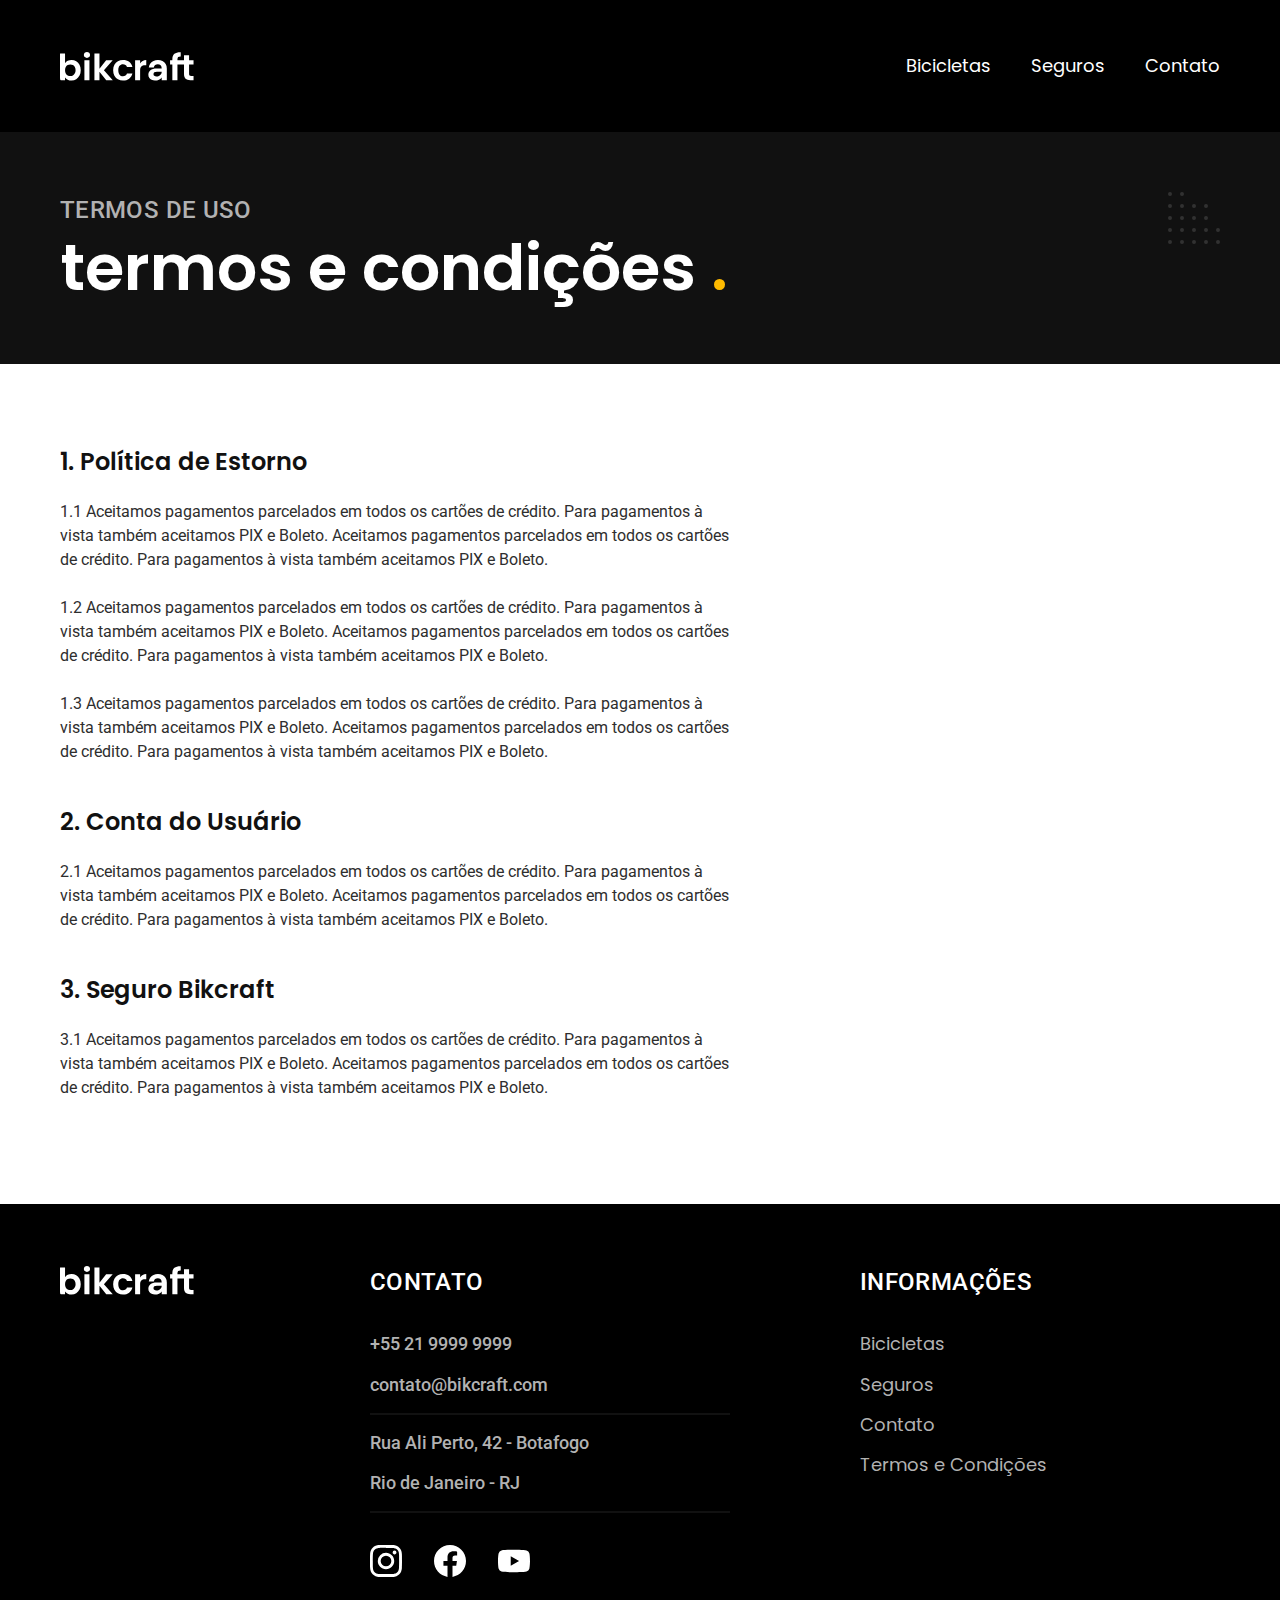
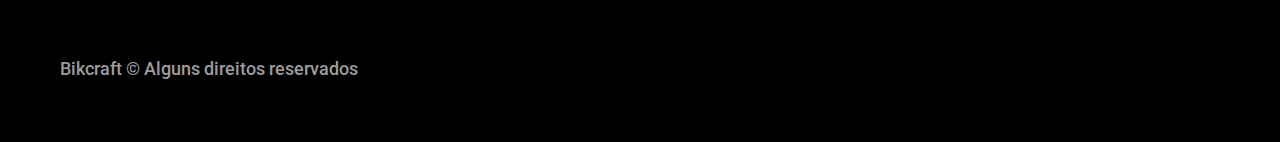
<file: termos.html>
<!DOCTYPE html>

<html lang="pt-br">

<head>
  <meta charset="UTF-8">
  <meta name="viewport" content="width=device-width, initial-scale=1.0">
  <title> Termos e Condições | Bikcraft</title>
  <meta name="description" content="Termos e Condições">

  <link rel="preload" href="./css/style.css" as="style">
  <link rel="stylesheet" href="./css/style.css">

  <link rel="preconnect" href="https://fonts.googleapis.com">
  <link rel="preconnect" href="https://fonts.gstatic.com" crossorigin>
  <link href="https://fonts.googleapis.com/css2?family=Merriweather:ital,wght@1,900&family=Poppins:wght@400;600&family=Roboto:wght@400;500&display=swap" rel="stylesheet">
</head>

<body id="termos">
  <header class="header-bg">
    <div class="header container">
      <a href="./">
        <img src="./img/bikcraft.svg" alt="Bikcraft">
      </a>

      <nav aria-label="primaria">
        <ul class="header-menu font-1-m cor-0">
          <li><a href="./bicicletas.html">Bicicletas</a></li>
          <li><a href="./Seguros.html">Seguros</a></li>
          <li><a href="./Contato.html">Contato</a></li>
        </ul>
      </nav>
    </div>
  </header>

  <main>
    <div class="titulo-bg">
      <div class="titulo container">
        <p class="font-2-l-b cor-5">Termos de uso</p>
        <h1 class="font-1-xxl cor-0">termos e condições <span class="cor-p1">.</span></h1>
      </div>
    </div>

    <div class="termos font-2-s cor-10 container">
      <h2 class=" font-1-l-b cor-11">1. Política de Estorno</h2>
      <p>1.1 Aceitamos pagamentos parcelados em todos os cartões de crédito. Para pagamentos à vista também aceitamos PIX e Boleto. Aceitamos pagamentos parcelados em todos os cartões de crédito. Para pagamentos à vista também aceitamos PIX e Boleto.</p>
      <p>1.2 Aceitamos pagamentos parcelados em todos os cartões de crédito. Para pagamentos à vista também aceitamos PIX e Boleto. Aceitamos pagamentos parcelados em todos os cartões de crédito. Para pagamentos à vista também aceitamos PIX e Boleto.</p>
      <p>1.3 Aceitamos pagamentos parcelados em todos os cartões de crédito. Para pagamentos à vista também aceitamos PIX e Boleto. Aceitamos pagamentos parcelados em todos os cartões de crédito. Para pagamentos à vista também aceitamos PIX e Boleto.</p>
      <h2 class="font-1-l-b cor-11">2. Conta do Usuário</h2>
      <p>2.1 Aceitamos pagamentos parcelados em todos os cartões de crédito. Para pagamentos à vista também aceitamos PIX e Boleto. Aceitamos pagamentos parcelados em todos os cartões de crédito. Para pagamentos à vista também aceitamos PIX e Boleto.</p>
      <h2 class="font-1-l-b cor-11">3. Seguro Bikcraft</h2>
      <p>3.1 Aceitamos pagamentos parcelados em todos os cartões de crédito. Para pagamentos à vista também aceitamos PIX e Boleto. Aceitamos pagamentos parcelados em todos os cartões de crédito. Para pagamentos à vista também aceitamos PIX e Boleto.</p>

    </div>
  </main>

  <footer class="footer-bg">
    <div class="footer container">
      <img src="./img/bikcraft.svg" width="136" height="32" alt="Bikcraft">
      <div class="footer-contato">
        <h3 class="font-2-l-b cor-0">Contato</h3>
        <ul class="font-2-m cor-5">
          <li><a href="tel:+552199999999">+55 21 9999 9999</a></li>
          <li><a href="mailto:contato@bikcraft.com">contato@bikcraft.com</a></li>
          <li>Rua Ali Perto, 42 - Botafogo</li>
          <li>Rio de Janeiro - RJ</li>
        </ul>
        <div class="footer-redes">
          <a href="./">
            <img src="./img/redes/instagram.svg" width="32" height="32" alt="Instagram">
          </a>
          <a href="./">
            <img src="./img/redes/facebook.svg" width="32" height="32" alt="Facebook">
          </a>
          <a href="./">
            <img src="./img/redes/youtube.svg" width="32" height="32" alt="Youtube">
          </a>
        </div>
      </div>
      <div class="footer-informacoes">
        <h3 class="font-2-l-b cor-0">Informações</h3>
        <nav>
          <ul class="font-1-m cor-5">
            <li><a href="./bicicletas.html">Bicicletas</a></li>
            <li><a href="./Seguros.html">Seguros</a></li>
            <li><a href="./Contato.html">Contato</a></li>
            <li><a href="./termos.html">Termos e Condições</a></li>

          </ul>
        </nav>
      </div>
      <p class=" footer-copy font-2-m cor-6">Bikcraft © Alguns direitos reservados</p>
    </div>
  </footer>

  <script src="./js/script.js"></script>
</body>

</html>
</file>
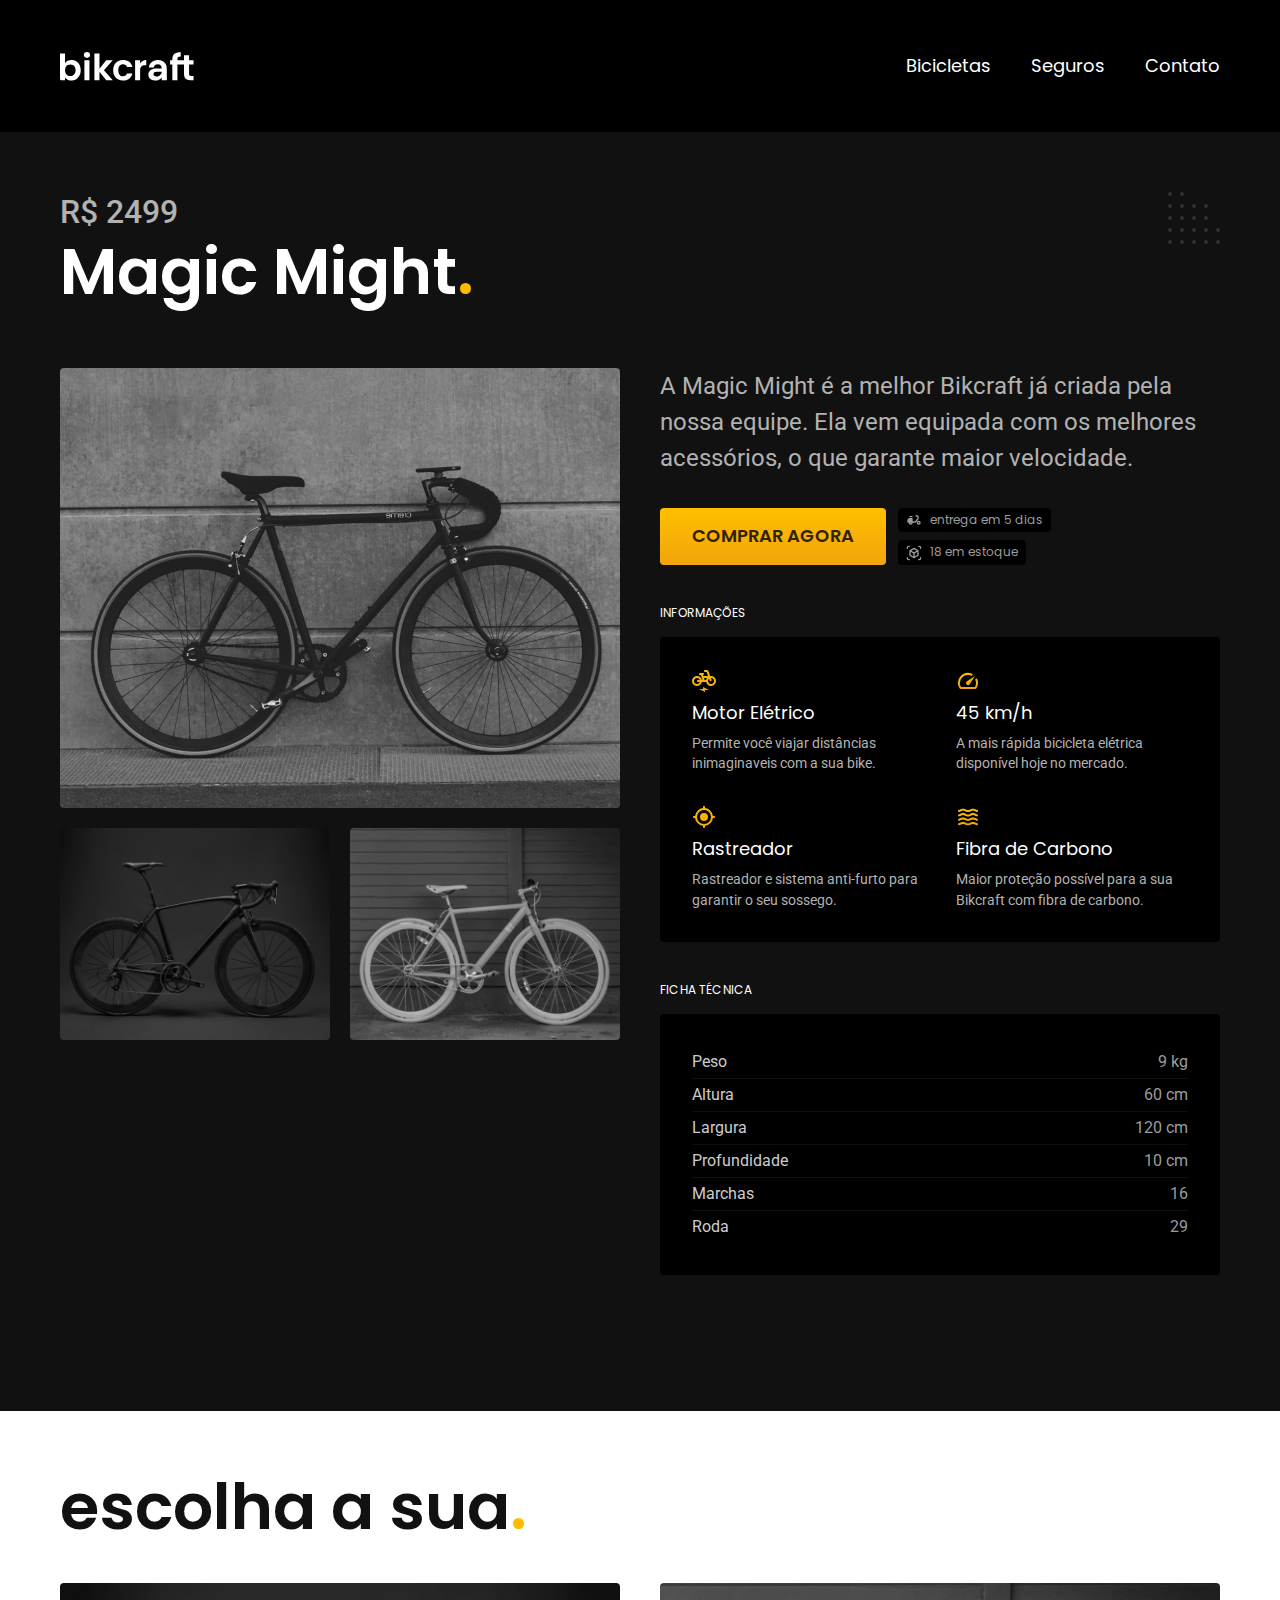
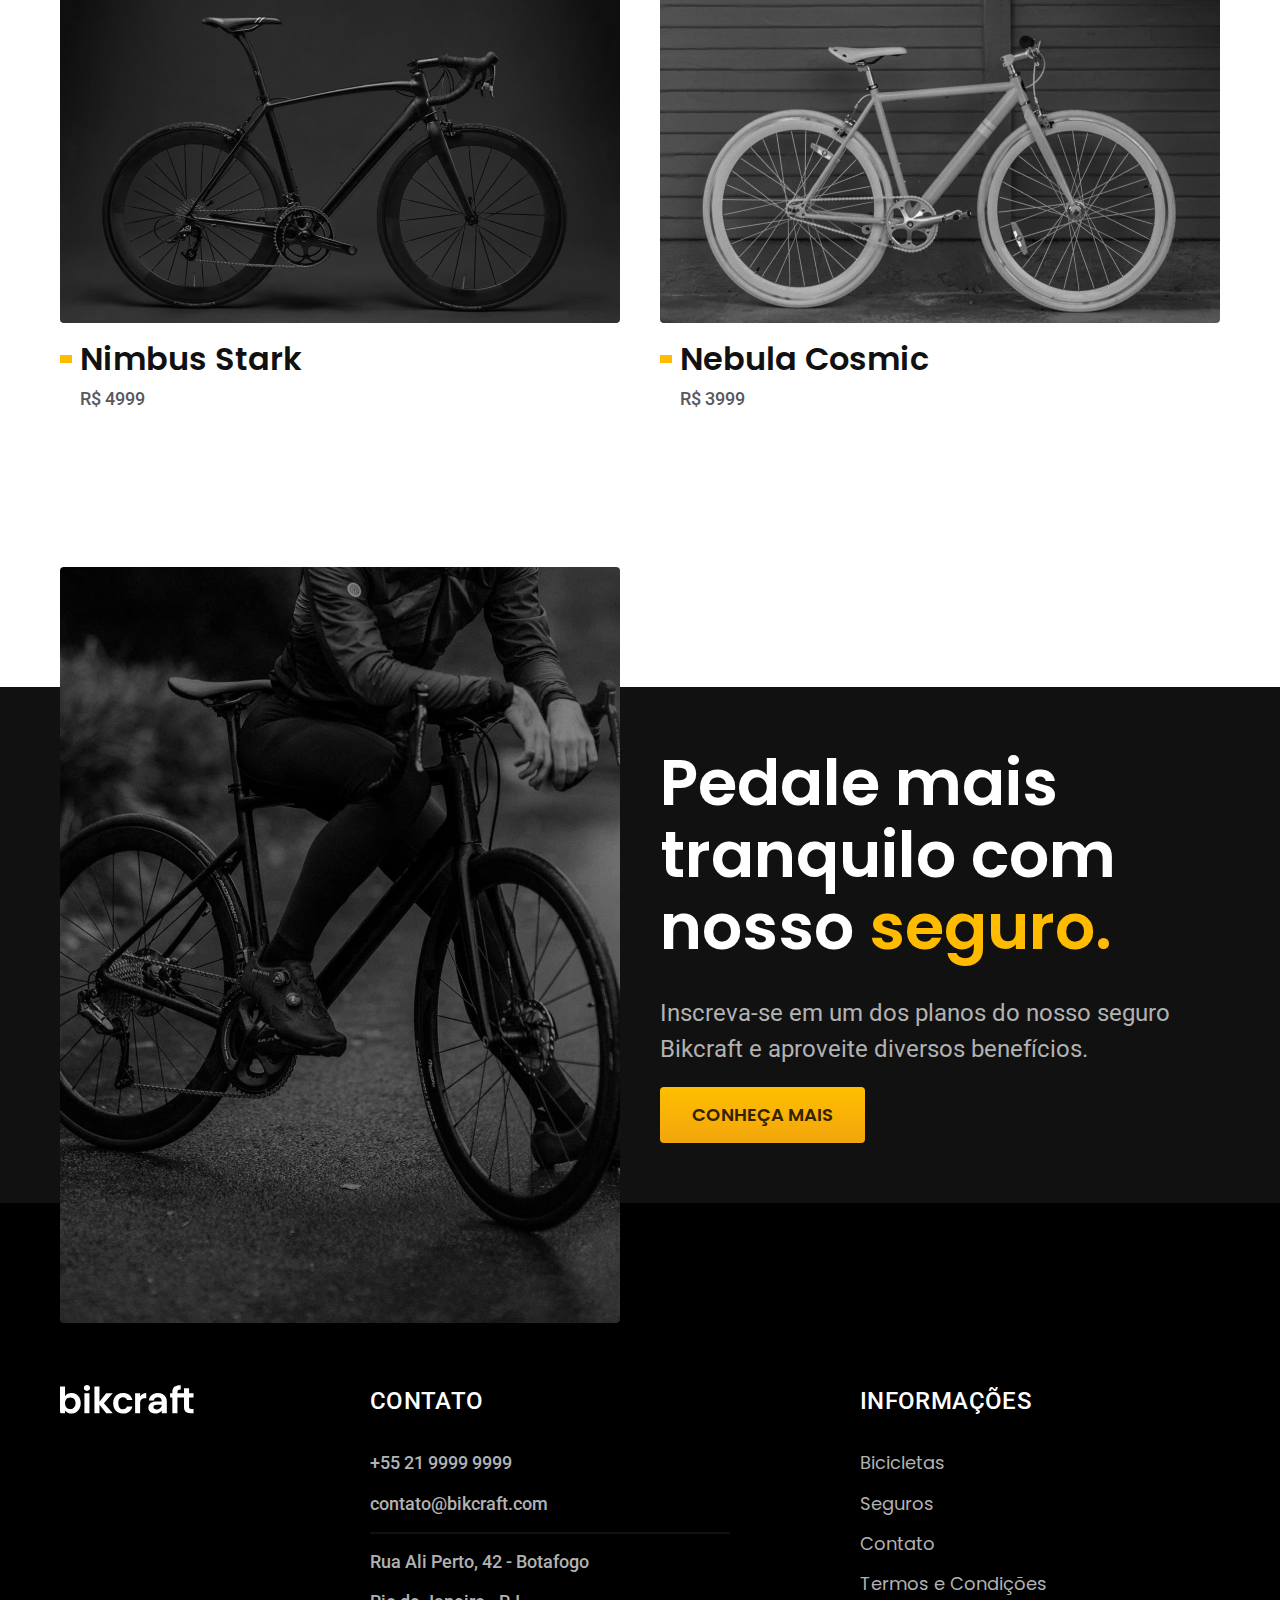
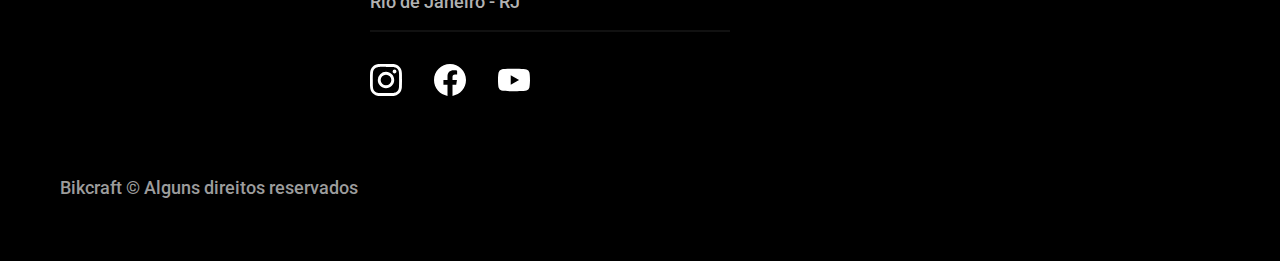
<file: bicicletas/magic.html>
<!DOCTYPE html>

<html lang="pt-br">

<head>
  <meta charset="UTF-8">
  <meta name="viewport" content="width=device-width, initial-scale=1.0">
  <title> Magic | Bikcraft</title>
  <meta name="description" content="Magic">

  <link rel="stylesheet" href="../css/style.css">

  <link rel="preconnect" href="https://fonts.googleapis.com">
  <link rel="preconnect" href="https://fonts.gstatic.com" crossorigin>
  <link href="https://fonts.googleapis.com/css2?family=Merriweather:ital,wght@1,900&family=Poppins:wght@400;600&family=Roboto:wght@400;500&display=swap" rel="stylesheet">
</head>

<body id="bicicleta">
  <header class="header-bg">
    <div class="header container">
      <a href="../">
        <img src="../img/bikcraft.svg" alt="Bikcraft">
      </a>

      <nav aria-label="primaria">
        <ul class="header-menu font-1-m cor-0">
          <li><a href="../bicicletas.html">Bicicletas</a></li>
          <li><a href="../Seguros.html">Seguros</a></li>
          <li><a href="../Contato.html">Contato</a></li>
        </ul>
      </nav>
    </div>
  </header>

  <main class="titulo-bg">
    <div>
      <div class="titulo container">
        <p class="font-2-xl cor-5"> R$ 2499</p>
        <h1 class="font-1-xxl cor-0">Magic Might<span class="cor-p1">.</span></h1>
      </div>
    </div>
    <div class="bicicleta container">
      <div class="bicicleta-imagens">
        <img src="../img/bicicleta/nimbus2.jpg" alt="">
        <img src="../img/bicicleta/nimbus1.jpg" alt="">
        <img src="../img/bicicleta/nimbus3.jpg" alt="">
      </div>
      <div class="bicicleta-conteudo">
        <p class=" font-2-l cor-5">A Magic Might é a melhor Bikcraft já criada pela nossa equipe. Ela vem equipada com os melhores acessórios, o que garante maior velocidade.</p>
        <div class="bicicleta-comprar">
          <a class="botao" href="../orcamento.html">Comprar Agora</a>
          <span class="font-1-xs cor-6"><img src="../img/icones/entrega.svg" alt=""> entrega em 5 dias</span>
          <span class="font-1-xs cor-6"><img src="../img/icones/estoque.svg" alt="">18 em estoque</span>
        </div>
        <h2 class="font-1-xs cor-0">Informações</h2>
        <ul class="bicicleta-informacoes">
          <li>
            <img src="../img/icones/eletrica.svg" alt="">
            <h3 class="font-1-m cor-0">Motor Elétrico</h3>
            <p class="font-2-xs cor-5">Permite você viajar distâncias inimaginaveis com a sua bike.</p>
          </li>
          <li>
            <img src="../img/icones/velocidade.svg" alt="">
            <h3 class="font-1-m cor-0">45 km/h</h3>
            <p class="font-2-xs cor-5">A mais rápida bicicleta elétrica disponível hoje no mercado.</p>
          </li>
          <li>
            <img src="../img/icones/rastreador.svg" alt="">
            <h3 class="font-1-m cor-0">Rastreador</h3>
            <p class="font-2-xs cor-5">Rastreador e sistema anti-furto para garantir o seu sossego.</p>
          </li>
          <li>
            <img src="../img/icones/carbono.svg" alt="">
            <h3 class="font-1-m cor-0">Fibra de Carbono</h3>
            <p class="font-2-xs cor-5">Maior proteção possível para a sua Bikcraft com fibra de carbono.</p>
          </li>
        </ul>
        <h2 class="font-1-xs cor-0">Ficha Técnica</h2>
        <ul class="bicicleta-ficha font-2-s cor-4">
          <li>Peso <span>9 kg</span></li>
          <li>Altura <span>60 cm</span></li>
          <li>Largura <span>120 cm</span></li>
          <li>Profundidade <span>10 cm</span></li>
          <li>Marchas <span>16</span></li>
          <li>Roda <span>29</span></li>
        </ul>
      </div>
    </div>
  </main>

  <article class="bicicletas-lista container">
    <h2 class="font-1-xxl">escolha a sua<span class="cor-p1">.</span></h2>

    <ul>
      <li>
        <a href="./nimbus.html">
          <img src="../img/bicicletas/nimbus.jpg" alt="Bicicleta preta">
          <h3 class="font-1-xl">Nimbus Stark</h3>
          <span class="font-2-m cor-8">R$ 4999</span>
        </a>
      </li>
      <li>
        <a href="./nebula.html">
          <img src="../img/bicicletas/nebula.jpg" alt="Bicicleta preta">
          <h3 class="font-1-xl">Nebula Cosmic</h3>
          <span class="font-2-m cor-8">R$ 3999</span>
        </a>
      </li>
    </ul>
  </article>

  <article class="seguro-bg">
    <div class="seguro container">
      <div class="seguro-imagem">
        <img src="../img/fotos/seguros.jpg" alt="Pessoa parada em cima de uma bicicleta">
      </div>
      <div class="seguro-conteudo">
        <h2 class="font-1-xxl cor-0">Pedale mais tranquilo com nosso <span class="cor-p1">seguro.</span></h2>
        <p class="font-2-l cor-5">Inscreva-se em um dos planos do nosso seguro Bikcraft e aproveite diversos benefícios.</p>
        <a class="botao" href="../seguros.html"> Conheça Mais</a>
      </div>
    </div>
  </article>

  <footer class="footer-bg">
    <div class="footer container">
      <img src="../img/bikcraft.svg" alt="Bikcraft">
      <div class="footer-contato">
        <h3 class="font-2-l-b cor-0">Contato</h3>
        <ul class="font-2-m cor-5">
          <li><a href="tel:+552199999999">+55 21 9999 9999</a></li>
          <li><a href="mailto:contato@bikcraft.com">contato@bikcraft.com</a></li>
          <li>Rua Ali Perto, 42 - Botafogo</li>
          <li>Rio de Janeiro - RJ</li>
        </ul>
        <div class="footer-redes">
          <a href="../">
            <img src="../img/redes/instagram.svg" alt="Instagram">
          </a>
          <a href="../">
            <img src="../img/redes/facebook.svg" alt="Facebook">
          </a>
          <a href="../">
            <img src="../img/redes/youtube.svg" alt="Youtube">
          </a>
        </div>
      </div>
      <div class="footer-informacoes">
        <h3 class="font-2-l-b cor-0">Informações</h3>
        <nav>
          <ul class="font-1-m cor-5">
            <li><a href="../bicicletas.html">Bicicletas</a></li>
            <li><a href="../Seguros.html">Seguros</a></li>
            <li><a href="../Contato.html">Contato</a></li>
            <li><a href="../termos.html">Termos e Condições</a></li>

          </ul>
        </nav>
      </div>
      <p class=" footer-copy font-2-m cor-6">Bikcraft © Alguns direitos reservados</p>
    </div>
  </footer>
  <script src="../js/script.js"></script>
</body>

</html>
</file>
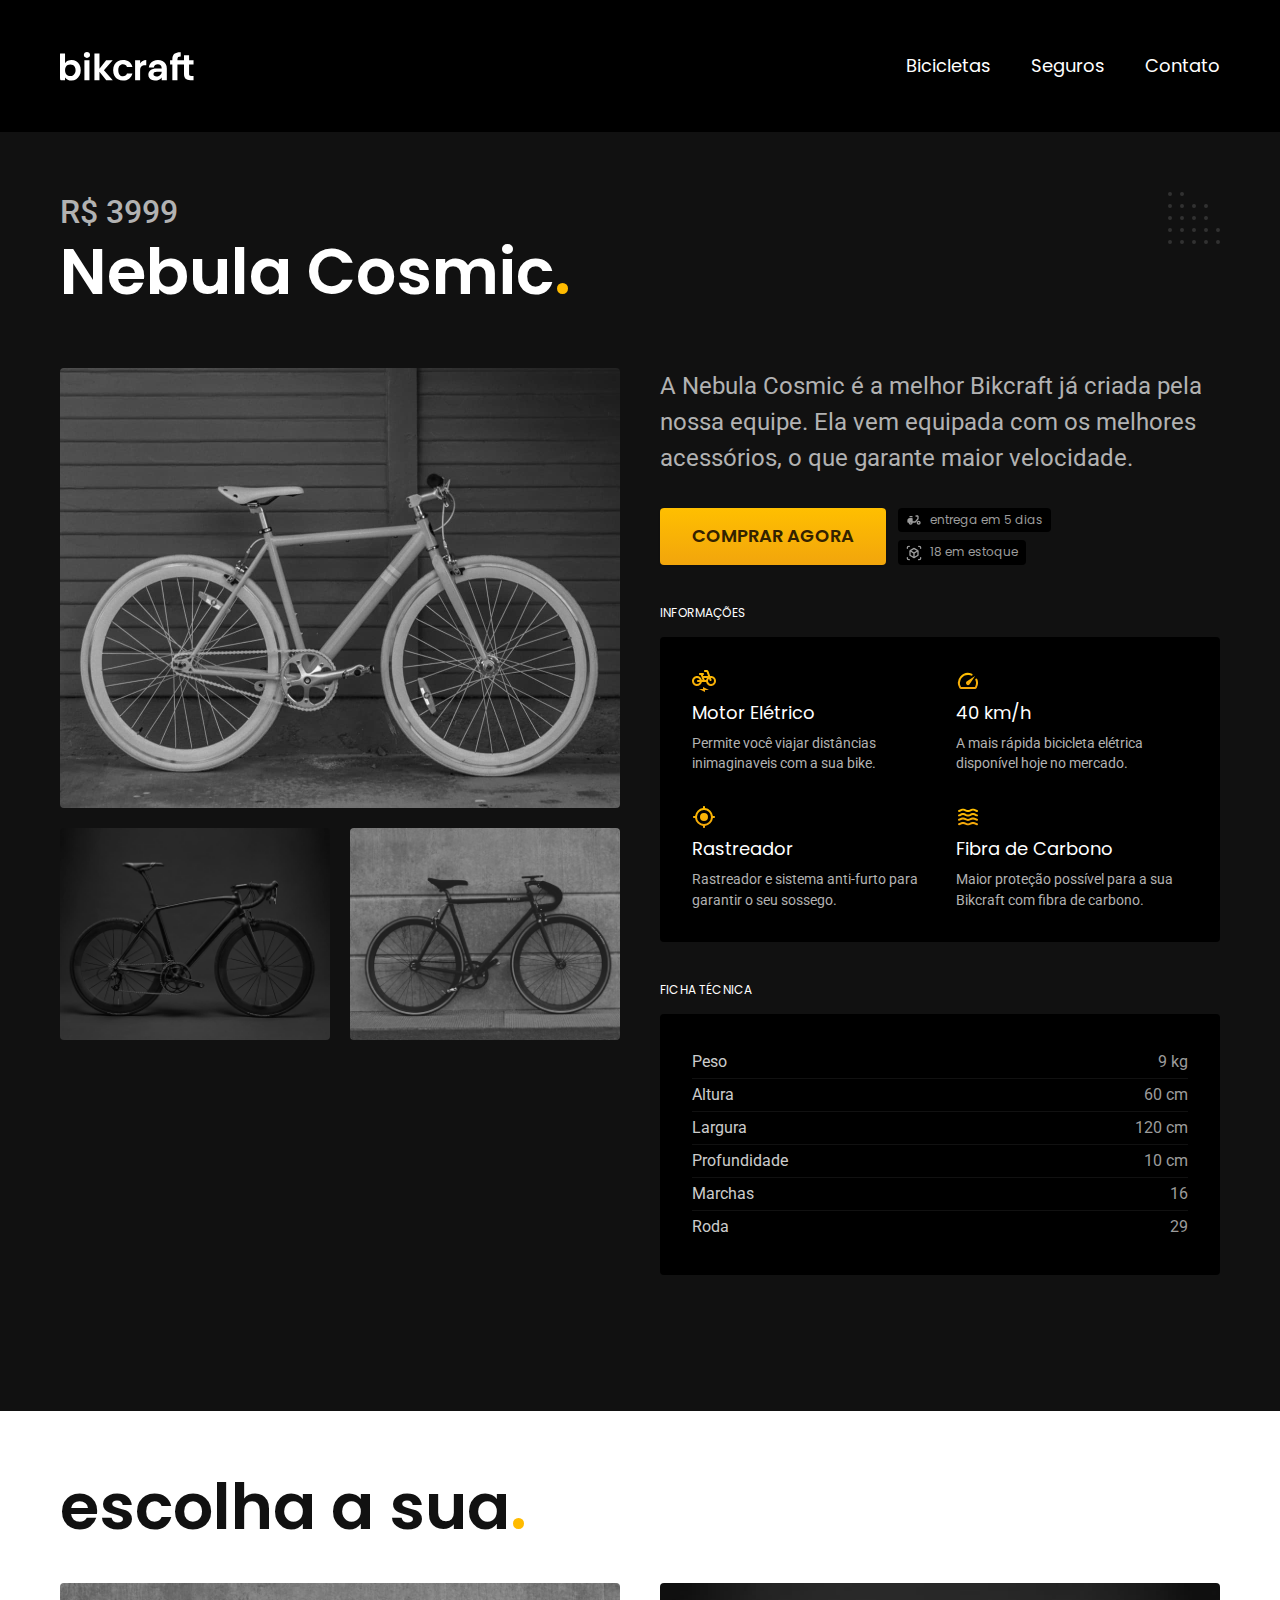
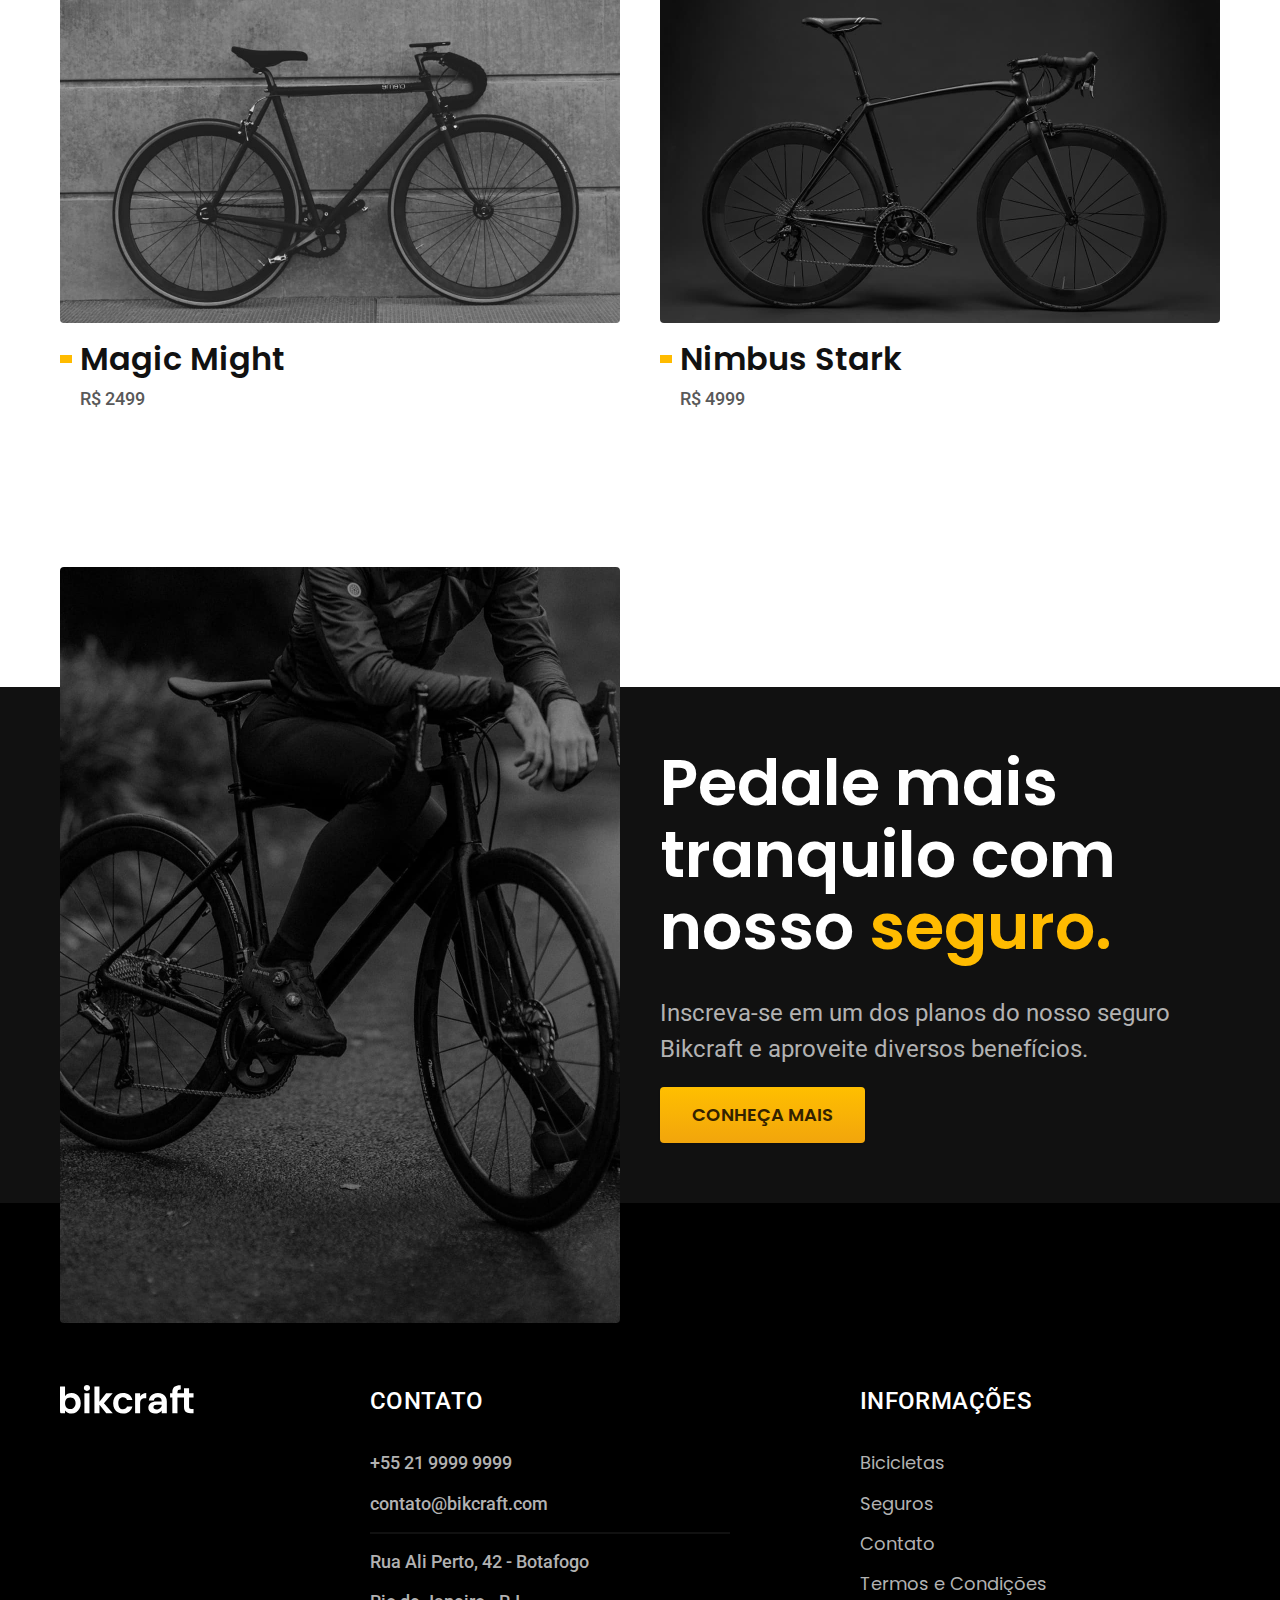
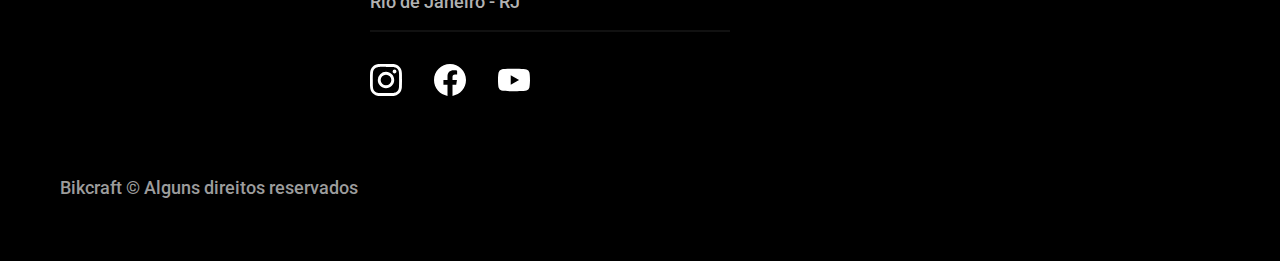
<file: bicicletas/nebula.html>
<!DOCTYPE html>

<html lang="pt-br">

<head>
  <meta charset="UTF-8">
  <meta name="viewport" content="width=device-width, initial-scale=1.0">
  <title> Nebula | Bikcraft</title>
  <meta name="description" content="Nebula">

  <link rel="stylesheet" href="../css/style.css">

  <link rel="preconnect" href="https://fonts.googleapis.com">
  <link rel="preconnect" href="https://fonts.gstatic.com" crossorigin>
  <link href="https://fonts.googleapis.com/css2?family=Merriweather:ital,wght@1,900&family=Poppins:wght@400;600&family=Roboto:wght@400;500&display=swap" rel="stylesheet">
</head>

<body id="bicicleta">
  <header class="header-bg">
    <div class="header container">
      <a href="../">
        <img src="../img/bikcraft.svg" alt="Bikcraft">
      </a>

      <nav aria-label="primaria">
        <ul class="header-menu font-1-m cor-0">
          <li><a href="../bicicletas.html">Bicicletas</a></li>
          <li><a href="../Seguros.html">Seguros</a></li>
          <li><a href="../Contato.html">Contato</a></li>
        </ul>
      </nav>
    </div>
  </header>

  <main class="titulo-bg">
    <div>
      <div class="titulo container">
        <p class="font-2-xl cor-5"> R$ 3999</p>
        <h1 class="font-1-xxl cor-0">Nebula Cosmic<span class="cor-p1">.</span></h1>
      </div>
    </div>
    <div class="bicicleta container">
      <div class="bicicleta-imagens">
        <img src="../img/bicicleta/nimbus3.jpg" alt="">
        <img src="../img/bicicleta/nimbus1.jpg" alt="">
        <img src="../img/bicicleta/nimbus2.jpg" alt="">
      </div>
      <div class="bicicleta-conteudo">
        <p class=" font-2-l cor-5">A Nebula Cosmic é a melhor Bikcraft já criada pela nossa equipe. Ela vem equipada com os melhores acessórios, o que garante maior velocidade.</p>
        <div class="bicicleta-comprar">
          <a class="botao" href="../orcamento.html">Comprar Agora</a>
          <span class="font-1-xs cor-6"><img src="../img/icones/entrega.svg" alt=""> entrega em 5 dias</span>
          <span class="font-1-xs cor-6"><img src="../img/icones/estoque.svg" alt="">18 em estoque</span>
        </div>
        <h2 class="font-1-xs cor-0">Informações</h2>
        <ul class="bicicleta-informacoes">
          <li>
            <img src="../img/icones/eletrica.svg" alt="">
            <h3 class="font-1-m cor-0">Motor Elétrico</h3>
            <p class="font-2-xs cor-5">Permite você viajar distâncias inimaginaveis com a sua bike.</p>
          </li>
          <li>
            <img src="../img/icones/velocidade.svg" alt="">
            <h3 class="font-1-m cor-0">40 km/h</h3>
            <p class="font-2-xs cor-5">A mais rápida bicicleta elétrica disponível hoje no mercado.</p>
          </li>
          <li>
            <img src="../img/icones/rastreador.svg" alt="">
            <h3 class="font-1-m cor-0">Rastreador</h3>
            <p class="font-2-xs cor-5">Rastreador e sistema anti-furto para garantir o seu sossego.</p>
          </li>
          <li>
            <img src="../img/icones/carbono.svg" alt="">
            <h3 class="font-1-m cor-0">Fibra de Carbono</h3>
            <p class="font-2-xs cor-5">Maior proteção possível para a sua Bikcraft com fibra de carbono.</p>
          </li>
        </ul>
        <h2 class="font-1-xs cor-0">Ficha Técnica</h2>
        <ul class="bicicleta-ficha font-2-s cor-4">
          <li>Peso <span>9 kg</span></li>
          <li>Altura <span>60 cm</span></li>
          <li>Largura <span>120 cm</span></li>
          <li>Profundidade <span>10 cm</span></li>
          <li>Marchas <span>16</span></li>
          <li>Roda <span>29</span></li>
        </ul>
      </div>
    </div>
  </main>

  <article class="bicicletas-lista container">
    <h2 class="font-1-xxl">escolha a sua<span class="cor-p1">.</span></h2>

    <ul>
      <li>
        <a href="./magic.html">
          <img src="../img/bicicletas/magic.jpg" alt="Bicicleta preta">
          <h3 class="font-1-xl">Magic Might</h3>
          <span class="font-2-m cor-8">R$ 2499</span>
        </a>
      </li>
      <li>
        <a href="./nimbus.html">
          <img src="../img/bicicletas/nimbus.jpg" alt="Bicicleta preta">
          <h3 class="font-1-xl">Nimbus Stark</h3>
          <span class="font-2-m cor-8">R$ 4999</span>
        </a>
      </li>
    </ul>
  </article>

  <article class="seguro-bg">
    <div class="seguro container">
      <div class="seguro-imagem">
        <img src="../img/fotos/seguros.jpg" alt="Pessoa parada em cima de uma bicicleta">
      </div>
      <div class="seguro-conteudo">
        <h2 class="font-1-xxl cor-0">Pedale mais tranquilo com nosso <span class="cor-p1">seguro.</span></h2>
        <p class="font-2-l cor-5">Inscreva-se em um dos planos do nosso seguro Bikcraft e aproveite diversos benefícios.</p>
        <a class="botao" href="../seguros.html"> Conheça Mais</a>
      </div>
    </div>
  </article>

  <footer class="footer-bg">
    <div class="footer container">
      <img src="../img/bikcraft.svg" alt="Bikcraft">
      <div class="footer-contato">
        <h3 class="font-2-l-b cor-0">Contato</h3>
        <ul class="font-2-m cor-5">
          <li><a href="tel:+552199999999">+55 21 9999 9999</a></li>
          <li><a href="mailto:contato@bikcraft.com">contato@bikcraft.com</a></li>
          <li>Rua Ali Perto, 42 - Botafogo</li>
          <li>Rio de Janeiro - RJ</li>
        </ul>
        <div class="footer-redes">
          <a href="../">
            <img src="../img/redes/instagram.svg" alt="Instagram">
          </a>
          <a href="../">
            <img src="../img/redes/facebook.svg" alt="Facebook">
          </a>
          <a href="../">
            <img src="../img/redes/youtube.svg" alt="Youtube">
          </a>
        </div>
      </div>
      <div class="footer-informacoes">
        <h3 class="font-2-l-b cor-0">Informações</h3>
        <nav>
          <ul class="font-1-m cor-5">
            <li><a href="../bicicletas.html">Bicicletas</a></li>
            <li><a href="../Seguros.html">Seguros</a></li>
            <li><a href="../Contato.html">Contato</a></li>
            <li><a href="../termos.html">Termos e Condições</a></li>

          </ul>
        </nav>
      </div>
      <p class=" footer-copy font-2-m cor-6">Bikcraft © Alguns direitos reservados</p>
    </div>
  </footer>
  <script src="../js/script.js"></script>
</body>

</html>
</file>
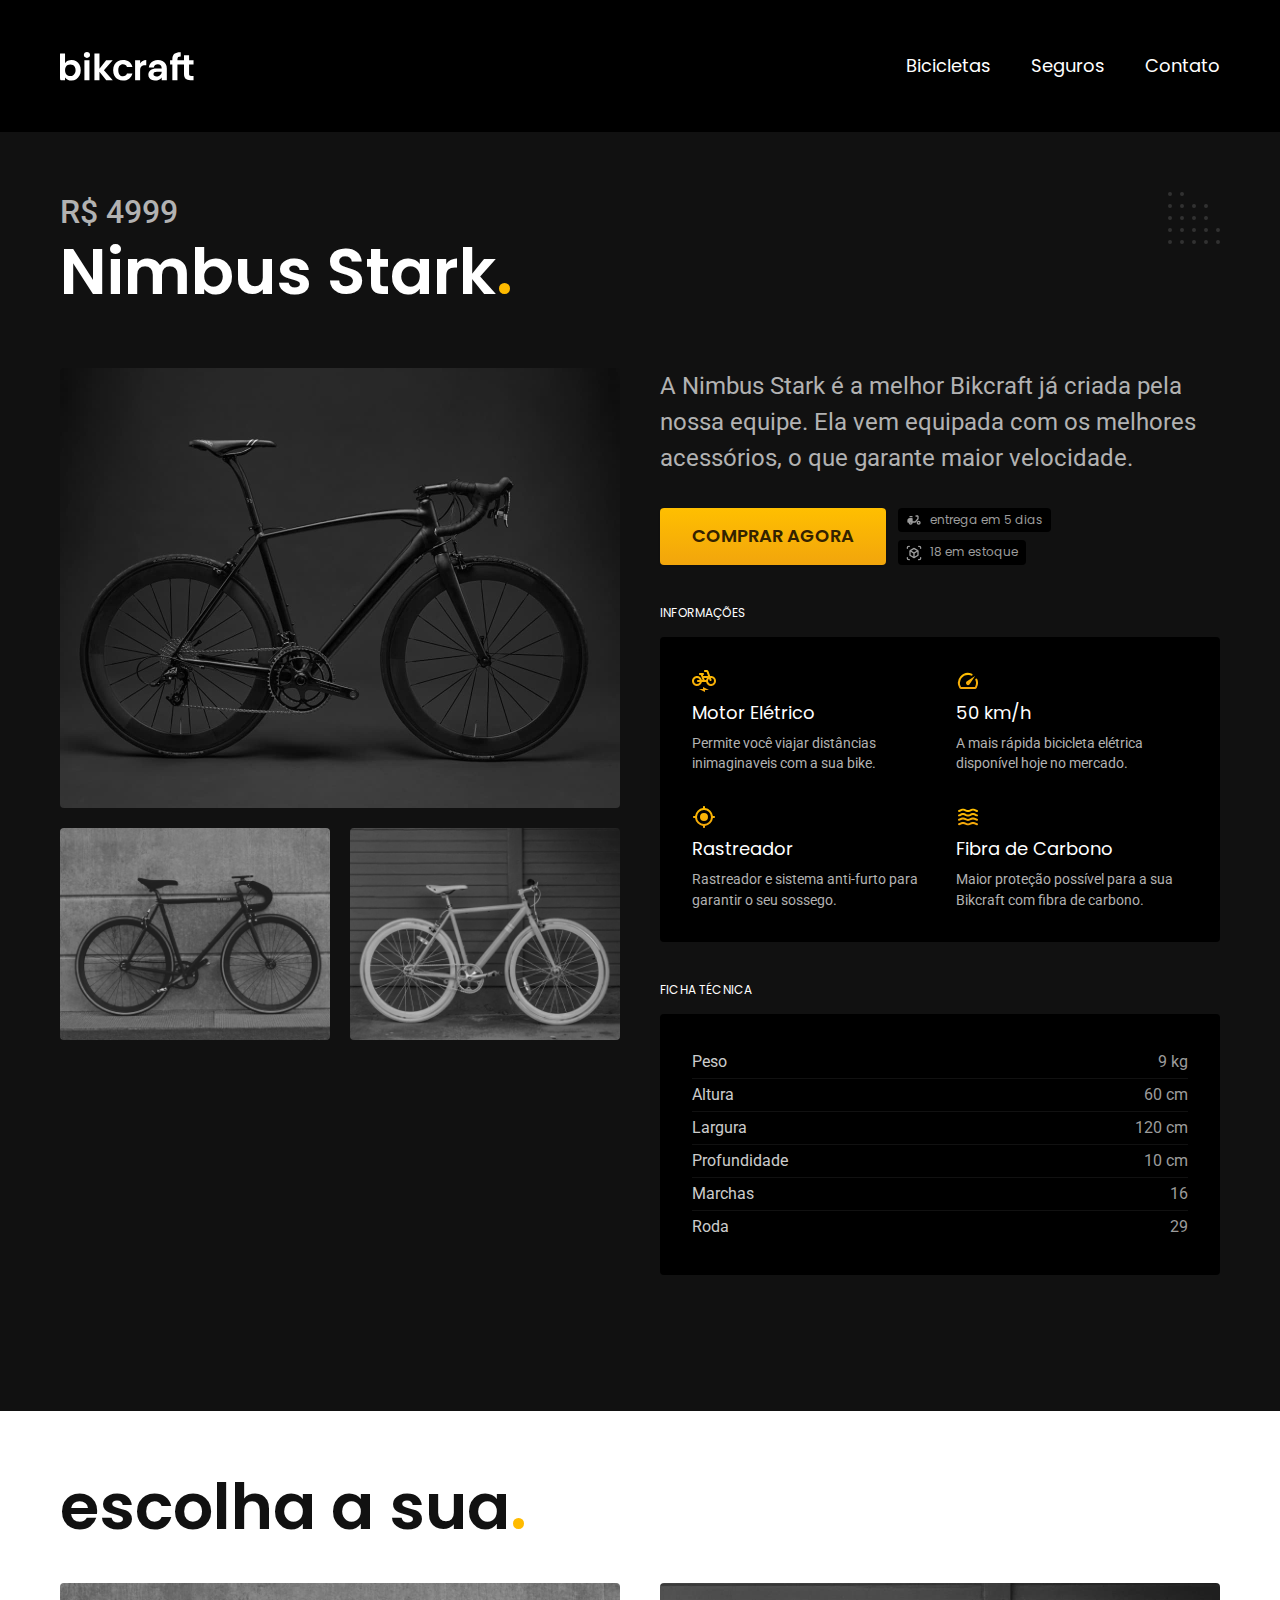
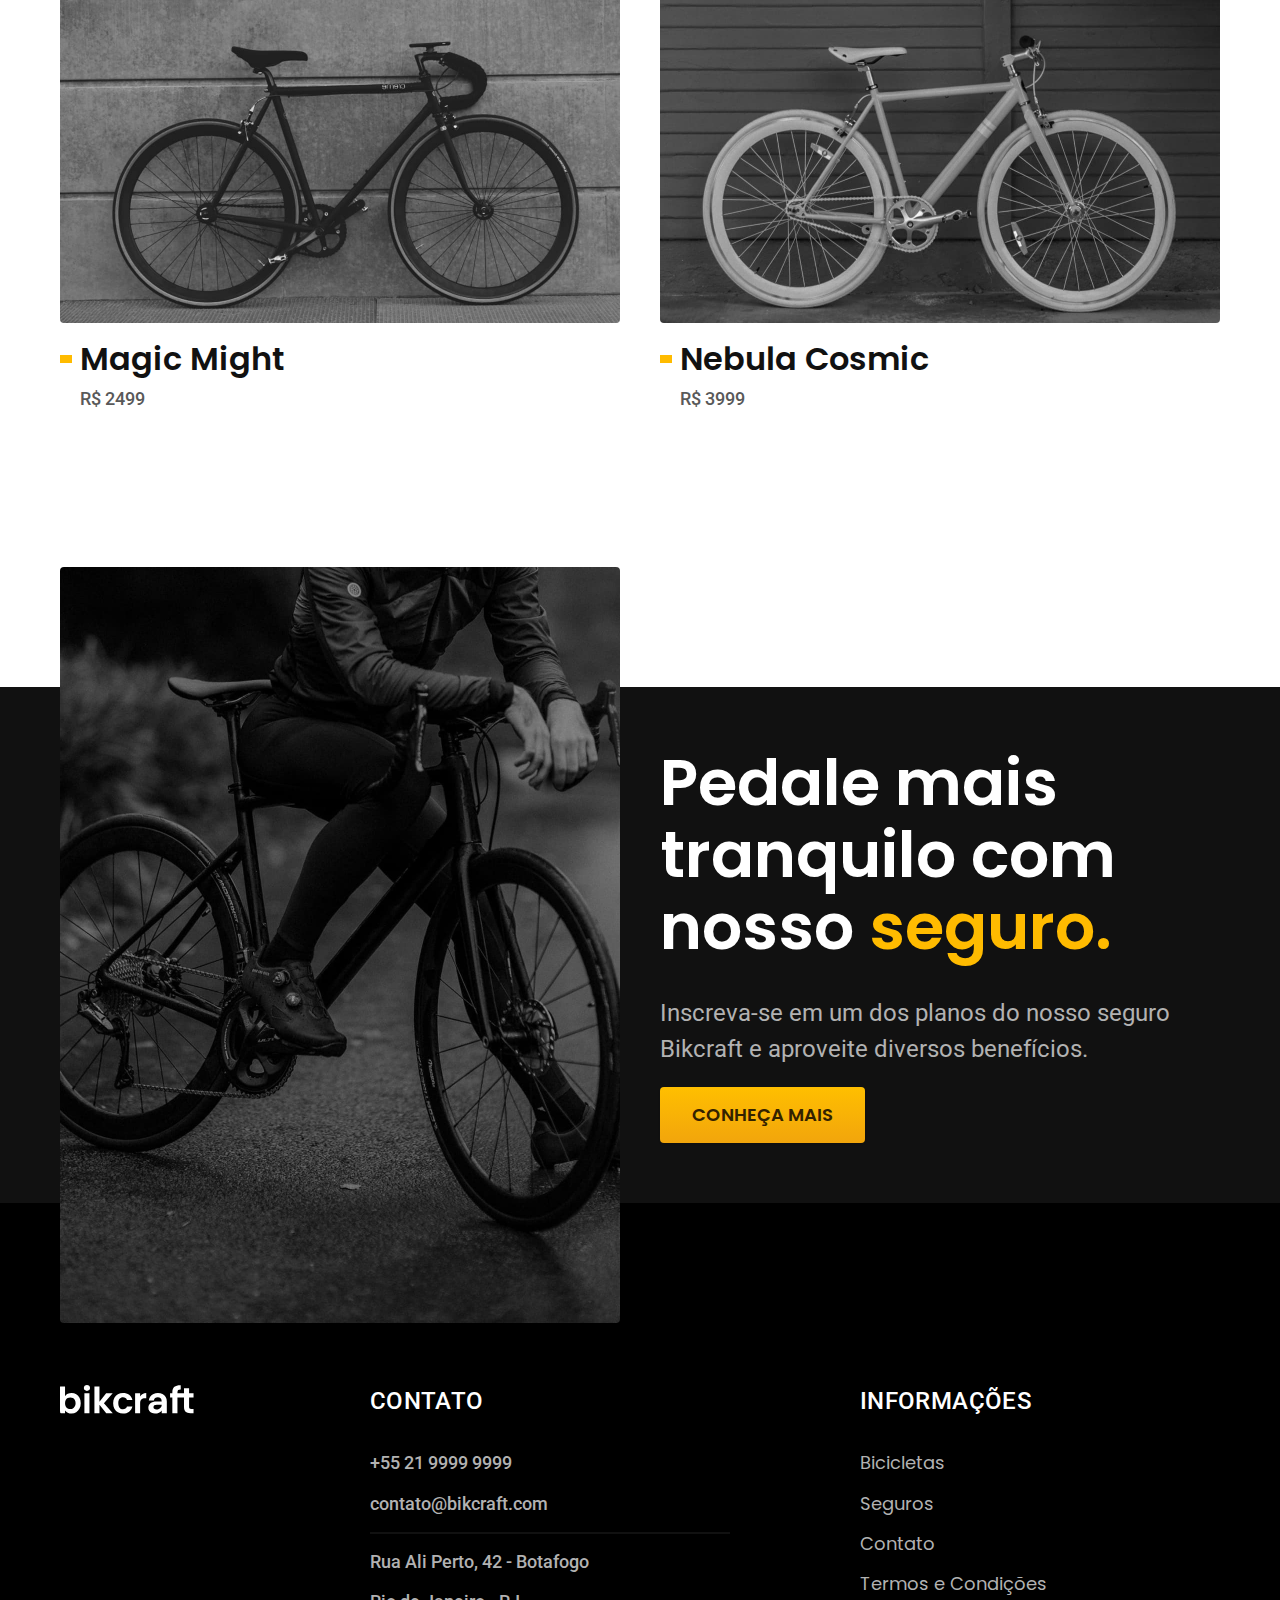
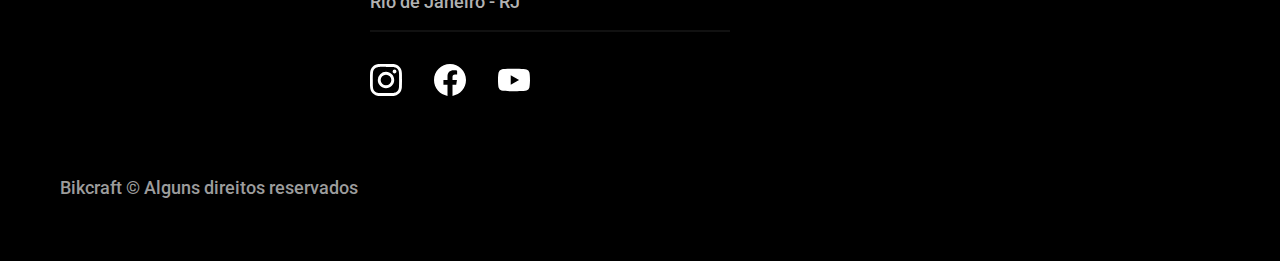
<file: bicicletas/nimbus.html>
<!DOCTYPE html>

<html lang="pt-br">

<head>
  <meta charset="UTF-8">
  <meta name="viewport" content="width=device-width, initial-scale=1.0">
  <title> Nimbus | Bikcraft</title>
  <meta name="description" content="Nimbus">

  <link rel="stylesheet" href="../css/style.css">

  <link rel="preconnect" href="https://fonts.googleapis.com">
  <link rel="preconnect" href="https://fonts.gstatic.com" crossorigin>
  <link href="https://fonts.googleapis.com/css2?family=Merriweather:ital,wght@1,900&family=Poppins:wght@400;600&family=Roboto:wght@400;500&display=swap" rel="stylesheet">
</head>

<body id="bicicleta">
  <header class="header-bg">
    <div class="header container">
      <a href="../">
        <img src="../img/bikcraft.svg" alt="Bikcraft">
      </a>

      <nav aria-label="primaria">
        <ul class="header-menu font-1-m cor-0">
          <li><a href="../bicicletas.html">Bicicletas</a></li>
          <li><a href="../Seguros.html">Seguros</a></li>
          <li><a href="../Contato.html">Contato</a></li>
        </ul>
      </nav>
    </div>
  </header>

  <main class="titulo-bg">
    <div>
      <div class="titulo container">
        <p class="font-2-xl cor-5"> R$ 4999</p>
        <h1 class="font-1-xxl cor-0">Nimbus Stark<span class="cor-p1">.</span></h1>
      </div>
    </div>
    <div class="bicicleta container">
      <div class="bicicleta-imagens">
        <img src="../img/bicicleta/nimbus1.jpg" alt="">
        <img src="../img/bicicleta/nimbus2.jpg" alt="">
        <img src="../img/bicicleta/nimbus3.jpg" alt="">
      </div>
      <div class="bicicleta-conteudo">
        <p class=" font-2-l cor-5">A Nimbus Stark é a melhor Bikcraft já criada pela nossa equipe. Ela vem equipada com os melhores acessórios, o que garante maior velocidade.</p>
        <div class="bicicleta-comprar">
          <a class="botao" href="../orcamento.html">Comprar Agora</a>
          <span class="font-1-xs cor-6"><img src="../img/icones/entrega.svg" alt=""> entrega em 5 dias</span>
          <span class="font-1-xs cor-6"><img src="../img/icones/estoque.svg" alt="">18 em estoque</span>
        </div>
        <h2 class="font-1-xs cor-0">Informações</h2>
        <ul class="bicicleta-informacoes">
          <li>
            <img src="../img/icones/eletrica.svg" alt="">
            <h3 class="font-1-m cor-0">Motor Elétrico</h3>
            <p class="font-2-xs cor-5">Permite você viajar distâncias inimaginaveis com a sua bike.</p>
          </li>
          <li>
            <img src="../img/icones/velocidade.svg" alt="">
            <h3 class="font-1-m cor-0">50 km/h</h3>
            <p class="font-2-xs cor-5">A mais rápida bicicleta elétrica disponível hoje no mercado.</p>
          </li>
          <li>
            <img src="../img/icones/rastreador.svg" alt="">
            <h3 class="font-1-m cor-0">Rastreador</h3>
            <p class="font-2-xs cor-5">Rastreador e sistema anti-furto para garantir o seu sossego.</p>
          </li>
          <li>
            <img src="../img/icones/carbono.svg" alt="">
            <h3 class="font-1-m cor-0">Fibra de Carbono</h3>
            <p class="font-2-xs cor-5">Maior proteção possível para a sua Bikcraft com fibra de carbono.</p>
          </li>
        </ul>
        <h2 class="font-1-xs cor-0">Ficha Técnica</h2>
        <ul class="bicicleta-ficha font-2-s cor-4">
          <li>Peso <span>9 kg</span></li>
          <li>Altura <span>60 cm</span></li>
          <li>Largura <span>120 cm</span></li>
          <li>Profundidade <span>10 cm</span></li>
          <li>Marchas <span>16</span></li>
          <li>Roda <span>29</span></li>
        </ul>
      </div>
    </div>
  </main>

  <article class="bicicletas-lista container">
    <h2 class="font-1-xxl">escolha a sua<span class="cor-p1">.</span></h2>

    <ul>
      <li>
        <a href="./magic.html">
          <img src="../img/bicicletas/magic.jpg" alt="Bicicleta preta">
          <h3 class="font-1-xl">Magic Might</h3>
          <span class="font-2-m cor-8">R$ 2499</span>
        </a>
      </li>
      <li>
        <a href="./nebula.html">
          <img src="../img/bicicletas/nebula.jpg" alt="Bicicleta preta">
          <h3 class="font-1-xl">Nebula Cosmic</h3>
          <span class="font-2-m cor-8">R$ 3999</span>
        </a>
      </li>
    </ul>
  </article>

  <article class="seguro-bg">
    <div class="seguro container">
      <div class="seguro-imagem">
        <img src="../img/fotos/seguros.jpg" alt="Pessoa parada em cima de uma bicicleta">
      </div>
      <div class="seguro-conteudo">
        <h2 class="font-1-xxl cor-0">Pedale mais tranquilo com nosso <span class="cor-p1">seguro.</span></h2>
        <p class="font-2-l cor-5">Inscreva-se em um dos planos do nosso seguro Bikcraft e aproveite diversos benefícios.</p>
        <a class="botao" href="../seguros.html"> Conheça Mais</a>
      </div>
    </div>
  </article>

  <footer class="footer-bg">
    <div class="footer container">
      <img src="../img/bikcraft.svg" alt="Bikcraft">
      <div class="footer-contato">
        <h3 class="font-2-l-b cor-0">Contato</h3>
        <ul class="font-2-m cor-5">
          <li><a href="tel:+552199999999">+55 21 9999 9999</a></li>
          <li><a href="mailto:contato@bikcraft.com">contato@bikcraft.com</a></li>
          <li>Rua Ali Perto, 42 - Botafogo</li>
          <li>Rio de Janeiro - RJ</li>
        </ul>
        <div class="footer-redes">
          <a href="../">
            <img src="../img/redes/instagram.svg" alt="Instagram">
          </a>
          <a href="../">
            <img src="../img/redes/facebook.svg" alt="Facebook">
          </a>
          <a href="../">
            <img src="../img/redes/youtube.svg" alt="Youtube">
          </a>
        </div>
      </div>
      <div class="footer-informacoes">
        <h3 class="font-2-l-b cor-0">Informações</h3>
        <nav>
          <ul class="font-1-m cor-5">
            <li><a href="../bicicletas.html">Bicicletas</a></li>
            <li><a href="../Seguros.html">Seguros</a></li>
            <li><a href="../Contato.html">Contato</a></li>
            <li><a href="../termos.html">Termos e Condições</a></li>

          </ul>
        </nav>
      </div>
      <p class=" footer-copy font-2-m cor-6">Bikcraft © Alguns direitos reservados</p>
    </div>
  </footer>
  <script src="../js/script.js"></script>
</body>

</html>
</file>
<file: css/style.css>
@import "./global/global.css";
@import "./utilidades/tipografia.css";
@import "./utilidades/cores.css";

@import "./global/header.css";
@import "./global/footer.css";

/* Utilidades */
@import "./utilidades/componentes.css";
@import "./utilidades/formulario.css";

/* Home */
@import "./home/introducao.css";
@import "./home/tecnologia.css";
@import "./home/parceiros.css";
@import "./home/parceiros.css";
@import "./home/depoimento.css";

/* Bicicletas */
@import "./bicicletas/bicicletas-lista.css";
@import "./bicicletas/bicicletas.css";

/* Bicicleta */
@import "./bicicleta/bicicleta.css";
@import "./bicicleta/seguro.css";

/* Seguros */
@import "./seguros/seguros.css";
@import "./seguros/vantagens.css";
@import "./seguros/perguntas.css";

/* Contato */
@import "./contato/contato.css";
@import "./contato/lojas.css";

/* Orçamento */
@import "./orcamento/orcamento.css";

/* Termos */
@import "./termos/termos.css";
</file>
